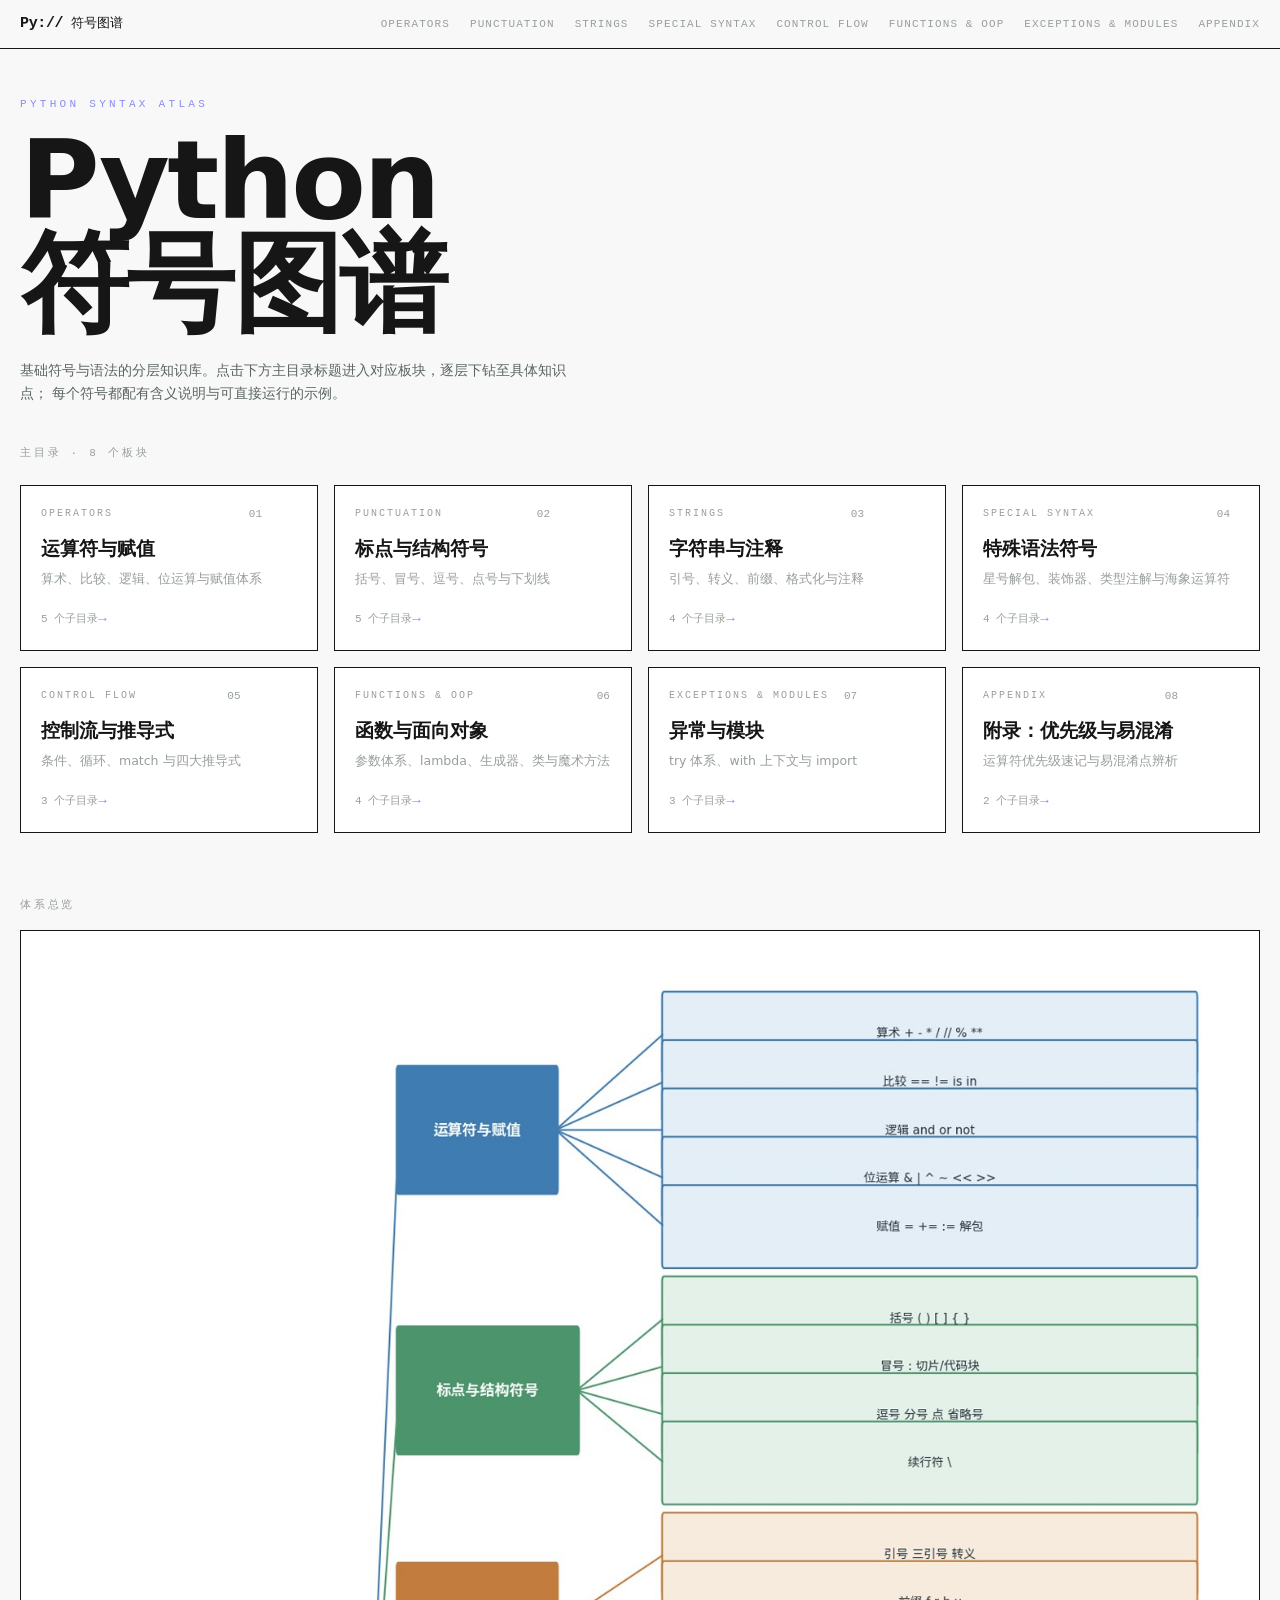
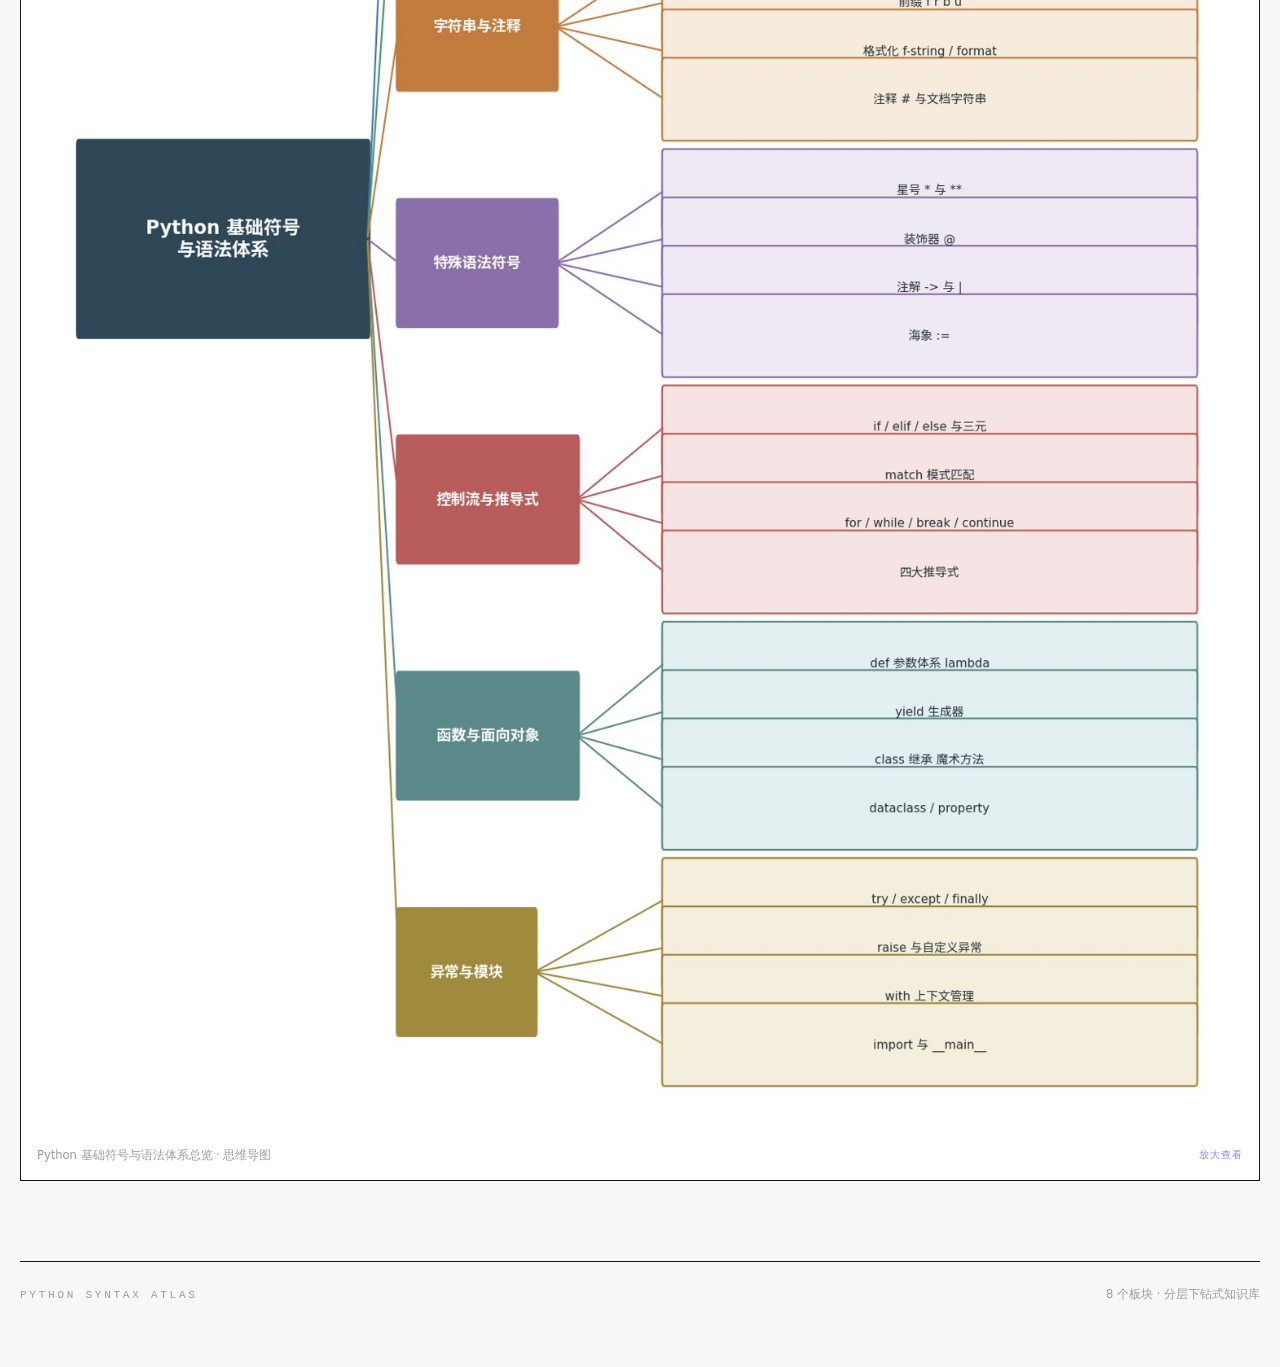
<file: index.html>
<!doctype html>
<html lang="zh-CN">
  <head>
    <meta charset="UTF-8" />
    <meta name="viewport" content="width=device-width, initial-scale=1.0" />
    <link rel="icon" type="image/svg+xml" href="./favicon.svg" />
    <title>Python 符号图谱</title>
    <script type="module" crossorigin src="./assets/index-DMUU_rs1.js"></script>
    <link rel="stylesheet" crossorigin href="./assets/index-BE1bEbXk.css">
  </head>
  <body>
    <div id="root"></div>
  </body>
</html>
</file>
<file: assets/index-BE1bEbXk.css>
*,:before,:after{--tw-border-spacing-x: 0;--tw-border-spacing-y: 0;--tw-translate-x: 0;--tw-translate-y: 0;--tw-rotate: 0;--tw-skew-x: 0;--tw-skew-y: 0;--tw-scale-x: 1;--tw-scale-y: 1;--tw-pan-x: ;--tw-pan-y: ;--tw-pinch-zoom: ;--tw-scroll-snap-strictness: proximity;--tw-gradient-from-position: ;--tw-gradient-via-position: ;--tw-gradient-to-position: ;--tw-ordinal: ;--tw-slashed-zero: ;--tw-numeric-figure: ;--tw-numeric-spacing: ;--tw-numeric-fraction: ;--tw-ring-inset: ;--tw-ring-offset-width: 0px;--tw-ring-offset-color: #fff;--tw-ring-color: rgb(59 130 246 / .5);--tw-ring-offset-shadow: 0 0 #0000;--tw-ring-shadow: 0 0 #0000;--tw-shadow: 0 0 #0000;--tw-shadow-colored: 0 0 #0000;--tw-blur: ;--tw-brightness: ;--tw-contrast: ;--tw-grayscale: ;--tw-hue-rotate: ;--tw-invert: ;--tw-saturate: ;--tw-sepia: ;--tw-drop-shadow: ;--tw-backdrop-blur: ;--tw-backdrop-brightness: ;--tw-backdrop-contrast: ;--tw-backdrop-grayscale: ;--tw-backdrop-hue-rotate: ;--tw-backdrop-invert: ;--tw-backdrop-opacity: ;--tw-backdrop-saturate: ;--tw-backdrop-sepia: ;--tw-contain-size: ;--tw-contain-layout: ;--tw-contain-paint: ;--tw-contain-style: }::backdrop{--tw-border-spacing-x: 0;--tw-border-spacing-y: 0;--tw-translate-x: 0;--tw-translate-y: 0;--tw-rotate: 0;--tw-skew-x: 0;--tw-skew-y: 0;--tw-scale-x: 1;--tw-scale-y: 1;--tw-pan-x: ;--tw-pan-y: ;--tw-pinch-zoom: ;--tw-scroll-snap-strictness: proximity;--tw-gradient-from-position: ;--tw-gradient-via-position: ;--tw-gradient-to-position: ;--tw-ordinal: ;--tw-slashed-zero: ;--tw-numeric-figure: ;--tw-numeric-spacing: ;--tw-numeric-fraction: ;--tw-ring-inset: ;--tw-ring-offset-width: 0px;--tw-ring-offset-color: #fff;--tw-ring-color: rgb(59 130 246 / .5);--tw-ring-offset-shadow: 0 0 #0000;--tw-ring-shadow: 0 0 #0000;--tw-shadow: 0 0 #0000;--tw-shadow-colored: 0 0 #0000;--tw-blur: ;--tw-brightness: ;--tw-contrast: ;--tw-grayscale: ;--tw-hue-rotate: ;--tw-invert: ;--tw-saturate: ;--tw-sepia: ;--tw-drop-shadow: ;--tw-backdrop-blur: ;--tw-backdrop-brightness: ;--tw-backdrop-contrast: ;--tw-backdrop-grayscale: ;--tw-backdrop-hue-rotate: ;--tw-backdrop-invert: ;--tw-backdrop-opacity: ;--tw-backdrop-saturate: ;--tw-backdrop-sepia: ;--tw-contain-size: ;--tw-contain-layout: ;--tw-contain-paint: ;--tw-contain-style: }*,:before,:after{box-sizing:border-box;border-width:0;border-style:solid;border-color:#e5e7eb}:before,:after{--tw-content: ""}html,:host{line-height:1.5;-webkit-text-size-adjust:100%;-moz-tab-size:4;-o-tab-size:4;tab-size:4;font-family:ui-sans-serif,system-ui,sans-serif,"Apple Color Emoji","Segoe UI Emoji",Segoe UI Symbol,"Noto Color Emoji";font-feature-settings:normal;font-variation-settings:normal;-webkit-tap-highlight-color:transparent}body{margin:0;line-height:inherit}hr{height:0;color:inherit;border-top-width:1px}abbr:where([title]){-webkit-text-decoration:underline dotted;text-decoration:underline dotted}h1,h2,h3,h4,h5,h6{font-size:inherit;font-weight:inherit}a{color:inherit;text-decoration:inherit}b,strong{font-weight:bolder}code,kbd,samp,pre{font-family:ui-monospace,SFMono-Regular,Menlo,Monaco,Consolas,Liberation Mono,Courier New,monospace;font-feature-settings:normal;font-variation-settings:normal;font-size:1em}small{font-size:80%}sub,sup{font-size:75%;line-height:0;position:relative;vertical-align:baseline}sub{bottom:-.25em}sup{top:-.5em}table{text-indent:0;border-color:inherit;border-collapse:collapse}button,input,optgroup,select,textarea{font-family:inherit;font-feature-settings:inherit;font-variation-settings:inherit;font-size:100%;font-weight:inherit;line-height:inherit;letter-spacing:inherit;color:inherit;margin:0;padding:0}button,select{text-transform:none}button,input:where([type=button]),input:where([type=reset]),input:where([type=submit]){-webkit-appearance:button;background-color:transparent;background-image:none}:-moz-focusring{outline:auto}:-moz-ui-invalid{box-shadow:none}progress{vertical-align:baseline}::-webkit-inner-spin-button,::-webkit-outer-spin-button{height:auto}[type=search]{-webkit-appearance:textfield;outline-offset:-2px}::-webkit-search-decoration{-webkit-appearance:none}::-webkit-file-upload-button{-webkit-appearance:button;font:inherit}summary{display:list-item}blockquote,dl,dd,h1,h2,h3,h4,h5,h6,hr,figure,p,pre{margin:0}fieldset{margin:0;padding:0}legend{padding:0}ol,ul,menu{list-style:none;margin:0;padding:0}dialog{padding:0}textarea{resize:vertical}input::-moz-placeholder,textarea::-moz-placeholder{opacity:1;color:#9ca3af}input::placeholder,textarea::placeholder{opacity:1;color:#9ca3af}button,[role=button]{cursor:pointer}:disabled{cursor:default}img,svg,video,canvas,audio,iframe,embed,object{display:block;vertical-align:middle}img,video{max-width:100%;height:auto}[hidden]:where(:not([hidden=until-found])){display:none}:root{--background: 0 0% 100%;--foreground: 240 10% 3.9%;--card: 0 0% 100%;--card-foreground: 240 10% 3.9%;--popover: 0 0% 100%;--popover-foreground: 240 10% 3.9%;--primary: 240 5.9% 10%;--primary-foreground: 0 0% 98%;--secondary: 240 4.8% 95.9%;--secondary-foreground: 240 5.9% 10%;--muted: 240 4.8% 95.9%;--muted-foreground: 240 3.8% 46.1%;--accent: 240 4.8% 95.9%;--accent-foreground: 240 5.9% 10%;--destructive: 0 84.2% 60.2%;--destructive-foreground: 0 0% 98%;--border: 240 5.9% 90%;--input: 240 5.9% 90%;--ring: 240 5.9% 10%;--radius: .625rem;--sidebar-background: 0 0% 98%;--sidebar-foreground: 240 5.3% 26.1%;--sidebar-primary: 240 5.9% 10%;--sidebar-primary-foreground: 0 0% 98%;--sidebar-accent: 240 4.8% 95.9%;--sidebar-accent-foreground: 240 5.9% 10%;--sidebar-border: 220 13% 91%;--sidebar-ring: 217.2 91.2% 59.8%}.dark{--background: 240 10% 3.9%;--foreground: 0 0% 98%;--card: 240 10% 3.9%;--card-foreground: 0 0% 98%;--popover: 240 10% 3.9%;--popover-foreground: 0 0% 98%;--primary: 0 0% 98%;--primary-foreground: 240 5.9% 10%;--secondary: 240 3.7% 15.9%;--secondary-foreground: 0 0% 98%;--muted: 240 3.7% 15.9%;--muted-foreground: 240 5% 64.9%;--accent: 240 3.7% 15.9%;--accent-foreground: 0 0% 98%;--destructive: 0 62.8% 30.6%;--destructive-foreground: 0 0% 98%;--border: 240 3.7% 15.9%;--input: 240 3.7% 15.9%;--ring: 240 4.9% 83.9%;--sidebar-background: 240 5.9% 10%;--sidebar-foreground: 240 4.8% 95.9%;--sidebar-primary: 224.3 76.3% 48%;--sidebar-primary-foreground: 0 0% 100%;--sidebar-accent: 240 3.7% 15.9%;--sidebar-accent-foreground: 240 4.8% 95.9%;--sidebar-border: 240 3.7% 15.9%;--sidebar-ring: 217.2 91.2% 59.8%}*{border-color:hsl(var(--border))}html{scroll-behavior:smooth}body{background-color:hsl(var(--background));color:hsl(var(--foreground));font-family:-apple-system,BlinkMacSystemFont,Segoe UI,PingFang SC,Hiragino Sans GB,Microsoft YaHei,Noto Sans CJK SC,sans-serif}code,pre,.font-mono{font-family:ui-monospace,SF Mono,SFMono-Regular,Menlo,Consolas,Liberation Mono,PingFang SC,Microsoft YaHei,monospace}::-moz-selection{background:#8b8bef;color:#fff}::selection{background:#8b8bef;color:#fff}@keyframes reveal-in{0%{opacity:0;transform:translateY(28px)}to{opacity:1;transform:translateY(0)}}.reveal{animation:reveal-in .9s cubic-bezier(.16,1,.3,1) both}@media(prefers-reduced-motion:reduce){.reveal{animation:none}}.sr-only{position:absolute;width:1px;height:1px;padding:0;margin:-1px;overflow:hidden;clip:rect(0,0,0,0);white-space:nowrap;border-width:0}.pointer-events-none{pointer-events:none}.visible{visibility:visible}.invisible{visibility:hidden}.fixed{position:fixed}.absolute{position:absolute}.relative{position:relative}.sticky{position:sticky}.inset-0{inset:0}.inset-x-0{left:0;right:0}.inset-y-0{top:0;bottom:0}.-bottom-12{bottom:-3rem}.-left-12{left:-3rem}.-right-12{right:-3rem}.-top-12{top:-3rem}.bottom-0{bottom:0}.left-0{left:0}.left-1\/2{left:50%}.left-2{left:.5rem}.left-\[50\%\]{left:50%}.right-0{right:0}.right-1{right:.25rem}.right-2{right:.5rem}.right-3{right:.75rem}.right-4{right:1rem}.top-0{top:0}.top-1\.5{top:.375rem}.top-1\/2{top:50%}.top-20{top:5rem}.top-3\.5{top:.875rem}.top-4{top:1rem}.top-\[1px\]{top:1px}.top-\[50\%\]{top:50%}.top-\[60\%\]{top:60%}.top-full{top:100%}.isolate{isolation:isolate}.z-10{z-index:10}.z-20{z-index:20}.z-50{z-index:50}.z-\[100\]{z-index:100}.z-\[1\]{z-index:1}.order-first{order:-9999}.order-last{order:9999}.col-start-2{grid-column-start:2}.row-span-2{grid-row:span 2 / span 2}.row-start-1{grid-row-start:1}.\!m-0{margin:0!important}.-mx-1{margin-left:-.25rem;margin-right:-.25rem}.-my-2{margin-top:-.5rem;margin-bottom:-.5rem}.mx-2{margin-left:.5rem;margin-right:.5rem}.mx-3\.5{margin-left:.875rem;margin-right:.875rem}.mx-auto{margin-left:auto;margin-right:auto}.my-0{margin-top:0;margin-bottom:0}.my-0\.5{margin-top:.125rem;margin-bottom:.125rem}.my-1{margin-top:.25rem;margin-bottom:.25rem}.-ml-4{margin-left:-1rem}.-mt-4{margin-top:-1rem}.mb-2{margin-bottom:.5rem}.mb-3{margin-bottom:.75rem}.mb-4{margin-bottom:1rem}.mb-6{margin-bottom:1.5rem}.ml-1{margin-left:.25rem}.ml-3{margin-left:.75rem}.ml-4{margin-left:1rem}.ml-auto{margin-left:auto}.mt-1\.5{margin-top:.375rem}.mt-10{margin-top:2.5rem}.mt-12{margin-top:3rem}.mt-16{margin-top:4rem}.mt-2{margin-top:.5rem}.mt-20{margin-top:5rem}.mt-3{margin-top:.75rem}.mt-4{margin-top:1rem}.mt-5{margin-top:1.25rem}.mt-6{margin-top:1.5rem}.mt-8{margin-top:2rem}.mt-auto{margin-top:auto}.line-clamp-1{overflow:hidden;display:-webkit-box;-webkit-box-orient:vertical;-webkit-line-clamp:1}.line-clamp-2{overflow:hidden;display:-webkit-box;-webkit-box-orient:vertical;-webkit-line-clamp:2}.block{display:block}.inline-block{display:inline-block}.flex{display:flex}.inline-flex{display:inline-flex}.table{display:table}.table-caption{display:table-caption}.table-cell{display:table-cell}.table-row{display:table-row}.grid{display:grid}.hidden{display:none}.aspect-square{aspect-ratio:1 / 1}.aspect-video{aspect-ratio:16 / 9}.size-10{width:2.5rem;height:2.5rem}.size-2{width:.5rem;height:.5rem}.size-2\.5{width:.625rem;height:.625rem}.size-3{width:.75rem;height:.75rem}.size-3\.5{width:.875rem;height:.875rem}.size-4{width:1rem;height:1rem}.size-6{width:1.5rem;height:1.5rem}.size-7{width:1.75rem;height:1.75rem}.size-8{width:2rem;height:2rem}.size-9{width:2.25rem;height:2.25rem}.size-auto{width:auto;height:auto}.size-full{width:100%;height:100%}.h-1\.5{height:.375rem}.h-10{height:2.5rem}.h-12{height:3rem}.h-2{height:.5rem}.h-2\.5{height:.625rem}.h-4{height:1rem}.h-5{height:1.25rem}.h-6{height:1.5rem}.h-7{height:1.75rem}.h-8{height:2rem}.h-9{height:2.25rem}.h-\[1\.15rem\]{height:1.15rem}.h-\[calc\(100\%-1px\)\]{height:calc(100% - 1px)}.h-\[var\(--radix-navigation-menu-viewport-height\)\]{height:var(--radix-navigation-menu-viewport-height)}.h-\[var\(--radix-select-trigger-height\)\]{height:var(--radix-select-trigger-height)}.h-auto{height:auto}.h-full{height:100%}.h-px{height:1px}.h-svh{height:100svh}.max-h-\[300px\]{max-height:300px}.min-h-0{min-height:0px}.min-h-16{min-height:4rem}.min-h-4{min-height:1rem}.min-h-screen{min-height:100vh}.min-h-svh{min-height:100svh}.w-0{width:0px}.w-1{width:.25rem}.w-2{width:.5rem}.w-2\.5{width:.625rem}.w-3{width:.75rem}.w-3\/4{width:75%}.w-4{width:1rem}.w-5{width:1.25rem}.w-64{width:16rem}.w-72{width:18rem}.w-8{width:2rem}.w-9{width:2.25rem}.w-\[100px\]{width:100px}.w-\[220px\]{width:220px}.w-auto{width:auto}.w-fit{width:-moz-fit-content;width:fit-content}.w-full{width:100%}.w-max{width:-moz-max-content;width:max-content}.w-px{width:1px}.min-w-0{min-width:0px}.min-w-10{min-width:2.5rem}.min-w-5{min-width:1.25rem}.min-w-8{min-width:2rem}.min-w-9{min-width:2.25rem}.min-w-\[12rem\]{min-width:12rem}.min-w-\[8rem\]{min-width:8rem}.min-w-\[var\(--radix-select-trigger-width\)\]{min-width:var(--radix-select-trigger-width)}.max-w-\[1100px\]{max-width:1100px}.max-w-\[1400px\]{max-width:1400px}.max-w-\[560px\]{max-width:560px}.max-w-\[720px\]{max-width:720px}.max-w-\[calc\(100\%-2rem\)\]{max-width:calc(100% - 2rem)}.max-w-max{max-width:-moz-max-content;max-width:max-content}.max-w-sm{max-width:24rem}.flex-1{flex:1 1 0%}.shrink-0{flex-shrink:0}.grow{flex-grow:1}.grow-0{flex-grow:0}.basis-full{flex-basis:100%}.caption-bottom{caption-side:bottom}.border-collapse{border-collapse:collapse}.-translate-x-1\/2{--tw-translate-x: -50%;transform:translate(var(--tw-translate-x),var(--tw-translate-y)) rotate(var(--tw-rotate)) skew(var(--tw-skew-x)) skewY(var(--tw-skew-y)) scaleX(var(--tw-scale-x)) scaleY(var(--tw-scale-y))}.-translate-x-px{--tw-translate-x: -1px;transform:translate(var(--tw-translate-x),var(--tw-translate-y)) rotate(var(--tw-rotate)) skew(var(--tw-skew-x)) skewY(var(--tw-skew-y)) scaleX(var(--tw-scale-x)) scaleY(var(--tw-scale-y))}.-translate-y-1\/2{--tw-translate-y: -50%;transform:translate(var(--tw-translate-x),var(--tw-translate-y)) rotate(var(--tw-rotate)) skew(var(--tw-skew-x)) skewY(var(--tw-skew-y)) scaleX(var(--tw-scale-x)) scaleY(var(--tw-scale-y))}.translate-x-\[-50\%\]{--tw-translate-x: -50%;transform:translate(var(--tw-translate-x),var(--tw-translate-y)) rotate(var(--tw-rotate)) skew(var(--tw-skew-x)) skewY(var(--tw-skew-y)) scaleX(var(--tw-scale-x)) scaleY(var(--tw-scale-y))}.translate-x-px{--tw-translate-x: 1px;transform:translate(var(--tw-translate-x),var(--tw-translate-y)) rotate(var(--tw-rotate)) skew(var(--tw-skew-x)) skewY(var(--tw-skew-y)) scaleX(var(--tw-scale-x)) scaleY(var(--tw-scale-y))}.translate-y-0\.5{--tw-translate-y: .125rem;transform:translate(var(--tw-translate-x),var(--tw-translate-y)) rotate(var(--tw-rotate)) skew(var(--tw-skew-x)) skewY(var(--tw-skew-y)) scaleX(var(--tw-scale-x)) scaleY(var(--tw-scale-y))}.translate-y-\[-50\%\]{--tw-translate-y: -50%;transform:translate(var(--tw-translate-x),var(--tw-translate-y)) rotate(var(--tw-rotate)) skew(var(--tw-skew-x)) skewY(var(--tw-skew-y)) scaleX(var(--tw-scale-x)) scaleY(var(--tw-scale-y))}.translate-y-\[calc\(-50\%_-_2px\)\]{--tw-translate-y: calc(-50% - 2px) ;transform:translate(var(--tw-translate-x),var(--tw-translate-y)) rotate(var(--tw-rotate)) skew(var(--tw-skew-x)) skewY(var(--tw-skew-y)) scaleX(var(--tw-scale-x)) scaleY(var(--tw-scale-y))}.rotate-45{--tw-rotate: 45deg;transform:translate(var(--tw-translate-x),var(--tw-translate-y)) rotate(var(--tw-rotate)) skew(var(--tw-skew-x)) skewY(var(--tw-skew-y)) scaleX(var(--tw-scale-x)) scaleY(var(--tw-scale-y))}.rotate-90{--tw-rotate: 90deg;transform:translate(var(--tw-translate-x),var(--tw-translate-y)) rotate(var(--tw-rotate)) skew(var(--tw-skew-x)) skewY(var(--tw-skew-y)) scaleX(var(--tw-scale-x)) scaleY(var(--tw-scale-y))}.transform{transform:translate(var(--tw-translate-x),var(--tw-translate-y)) rotate(var(--tw-rotate)) skew(var(--tw-skew-x)) skewY(var(--tw-skew-y)) scaleX(var(--tw-scale-x)) scaleY(var(--tw-scale-y))}@keyframes caret-blink{0%,70%,to{opacity:1}20%,50%{opacity:0}}.animate-caret-blink{animation:caret-blink 1.25s ease-out infinite}@keyframes pulse{50%{opacity:.5}}.animate-pulse{animation:pulse 2s cubic-bezier(.4,0,.6,1) infinite}@keyframes spin{to{transform:rotate(360deg)}}.animate-spin{animation:spin 1s linear infinite}.cursor-default{cursor:default}.cursor-text{cursor:text}.cursor-zoom-in{cursor:zoom-in}.cursor-zoom-out{cursor:zoom-out}.touch-none{touch-action:none}.select-none{-webkit-user-select:none;-moz-user-select:none;user-select:none}.resize-none{resize:none}.scroll-my-1{scroll-margin-top:.25rem;scroll-margin-bottom:.25rem}.scroll-py-1{scroll-padding-top:.25rem;scroll-padding-bottom:.25rem}.list-disc{list-style-type:disc}.list-none{list-style-type:none}.auto-rows-min{grid-auto-rows:min-content}.grid-cols-1{grid-template-columns:repeat(1,minmax(0,1fr))}.grid-cols-\[0_1fr\]{grid-template-columns:0 1fr}.grid-rows-\[auto_auto\]{grid-template-rows:auto auto}.flex-row{flex-direction:row}.flex-col{flex-direction:column}.flex-col-reverse{flex-direction:column-reverse}.flex-wrap{flex-wrap:wrap}.place-content-center{place-content:center}.items-start{align-items:flex-start}.items-end{align-items:flex-end}.items-center{align-items:center}.items-baseline{align-items:baseline}.items-stretch{align-items:stretch}.justify-start{justify-content:flex-start}.justify-center{justify-content:center}.justify-between{justify-content:space-between}.justify-items-start{justify-items:start}.gap-0\.5{gap:.125rem}.gap-1{gap:.25rem}.gap-1\.5{gap:.375rem}.gap-10{gap:2.5rem}.gap-2{gap:.5rem}.gap-2\.5{gap:.625rem}.gap-3{gap:.75rem}.gap-4{gap:1rem}.gap-5{gap:1.25rem}.gap-6{gap:1.5rem}.gap-7{gap:1.75rem}.gap-\[--spacing\(var\(--gap\)\)\]{gap:var(--spacing(var(--gap)))}.gap-y-0\.5{row-gap:.125rem}.self-start{align-self:flex-start}.self-stretch{align-self:stretch}.justify-self-end{justify-self:end}.overflow-auto{overflow:auto}.overflow-hidden{overflow:hidden}.overflow-x-auto{overflow-x:auto}.overflow-y-auto{overflow-y:auto}.overflow-x-hidden{overflow-x:hidden}.whitespace-nowrap{white-space:nowrap}.whitespace-pre{white-space:pre}.text-balance{text-wrap:balance}.break-words{overflow-wrap:break-word}.rounded-\[2px\]{border-radius:2px}.rounded-\[4px\]{border-radius:4px}.rounded-\[calc\(var\(--radius\)-5px\)\]{border-radius:calc(var(--radius) - 5px)}.rounded-\[inherit\]{border-radius:inherit}.rounded-full{border-radius:9999px}.rounded-lg{border-radius:var(--radius)}.rounded-md{border-radius:calc(var(--radius) - 2px)}.rounded-none{border-radius:0}.rounded-sm{border-radius:calc(var(--radius) - 4px)}.rounded-xl{border-radius:calc(var(--radius) + 4px)}.rounded-xs{border-radius:calc(var(--radius) - 6px)}.rounded-l-md{border-top-left-radius:calc(var(--radius) - 2px);border-bottom-left-radius:calc(var(--radius) - 2px)}.rounded-r-md{border-top-right-radius:calc(var(--radius) - 2px);border-bottom-right-radius:calc(var(--radius) - 2px)}.rounded-tl-sm{border-top-left-radius:calc(var(--radius) - 4px)}.border{border-width:1px}.border-0{border-width:0px}.border-\[1\.5px\]{border-width:1.5px}.border-y{border-top-width:1px;border-bottom-width:1px}.border-b{border-bottom-width:1px}.border-l{border-left-width:1px}.border-r{border-right-width:1px}.border-t{border-top-width:1px}.border-dashed{border-style:dashed}.border-\[\#161616\]{--tw-border-opacity: 1;border-color:rgb(22 22 22 / var(--tw-border-opacity, 1))}.border-\[\#161616\]\/15{border-color:#16161626}.border-\[\#8b8bef\]{--tw-border-opacity: 1;border-color:rgb(139 139 239 / var(--tw-border-opacity, 1))}.border-border{border-color:hsl(var(--border))}.border-border\/50{border-color:hsl(var(--border) / .5)}.border-input{border-color:hsl(var(--input))}.border-primary{border-color:hsl(var(--primary))}.border-sidebar-border{border-color:hsl(var(--sidebar-border))}.border-transparent{border-color:transparent}.border-white\/10{border-color:#ffffff1a}.border-l-transparent{border-left-color:transparent}.border-t-transparent{border-top-color:transparent}.bg-\[\#161616\]{--tw-bg-opacity: 1;background-color:rgb(22 22 22 / var(--tw-bg-opacity, 1))}.bg-\[\#161616\]\/90{background-color:#161616e6}.bg-\[\#3c3c3c\]{--tw-bg-opacity: 1;background-color:rgb(60 60 60 / var(--tw-bg-opacity, 1))}.bg-\[\#8b8bef\]{--tw-bg-opacity: 1;background-color:rgb(139 139 239 / var(--tw-bg-opacity, 1))}.bg-\[\#f8f8f8\]{--tw-bg-opacity: 1;background-color:rgb(248 248 248 / var(--tw-bg-opacity, 1))}.bg-accent{background-color:hsl(var(--accent))}.bg-background{background-color:hsl(var(--background))}.bg-black\/50{background-color:#00000080}.bg-border{background-color:hsl(var(--border))}.bg-card{background-color:hsl(var(--card))}.bg-destructive{--tw-bg-opacity: 1;background-color:hsl(var(--destructive) / var(--tw-bg-opacity, 1))}.bg-foreground{background-color:hsl(var(--foreground))}.bg-input{background-color:hsl(var(--input))}.bg-muted{background-color:hsl(var(--muted))}.bg-muted\/50{background-color:hsl(var(--muted) / .5)}.bg-popover{background-color:hsl(var(--popover))}.bg-primary{background-color:hsl(var(--primary))}.bg-primary\/20{background-color:hsl(var(--primary) / .2)}.bg-secondary{background-color:hsl(var(--secondary))}.bg-sidebar{background-color:hsl(var(--sidebar-background))}.bg-sidebar-border{background-color:hsl(var(--sidebar-border))}.bg-transparent{background-color:transparent}.bg-white{--tw-bg-opacity: 1;background-color:rgb(255 255 255 / var(--tw-bg-opacity, 1))}.fill-current{fill:currentColor}.fill-foreground{fill:hsl(var(--foreground))}.fill-primary{fill:hsl(var(--primary))}.p-0{padding:0}.p-1{padding:.25rem}.p-2{padding:.5rem}.p-3{padding:.75rem}.p-4{padding:1rem}.p-5{padding:1.25rem}.p-6{padding:1.5rem}.p-\[3px\]{padding:3px}.p-px{padding:1px}.px-1{padding-left:.25rem;padding-right:.25rem}.px-1\.5{padding-left:.375rem;padding-right:.375rem}.px-2{padding-left:.5rem;padding-right:.5rem}.px-2\.5{padding-left:.625rem;padding-right:.625rem}.px-3{padding-left:.75rem;padding-right:.75rem}.px-4{padding-left:1rem;padding-right:1rem}.px-5{padding-left:1.25rem;padding-right:1.25rem}.px-6{padding-left:1.5rem;padding-right:1.5rem}.py-0\.5{padding-top:.125rem;padding-bottom:.125rem}.py-1{padding-top:.25rem;padding-bottom:.25rem}.py-1\.5{padding-top:.375rem;padding-bottom:.375rem}.py-2{padding-top:.5rem;padding-bottom:.5rem}.py-2\.5{padding-top:.625rem;padding-bottom:.625rem}.py-3{padding-top:.75rem;padding-bottom:.75rem}.py-4{padding-top:1rem;padding-bottom:1rem}.py-5{padding-top:1.25rem;padding-bottom:1.25rem}.py-6{padding-top:1.5rem;padding-bottom:1.5rem}.pb-10{padding-bottom:2.5rem}.pb-16{padding-bottom:4rem}.pb-3{padding-bottom:.75rem}.pb-4{padding-bottom:1rem}.pl-2{padding-left:.5rem}.pl-3{padding-left:.75rem}.pl-4{padding-left:1rem}.pl-8{padding-left:2rem}.pr-1{padding-right:.25rem}.pr-2{padding-right:.5rem}.pr-2\.5{padding-right:.625rem}.pr-3{padding-right:.75rem}.pr-8{padding-right:2rem}.pt-0{padding-top:0}.pt-20{padding-top:5rem}.pt-24{padding-top:6rem}.pt-3{padding-top:.75rem}.pt-4{padding-top:1rem}.pt-6{padding-top:1.5rem}.text-left{text-align:left}.text-center{text-align:center}.text-right{text-align:right}.align-middle{vertical-align:middle}.font-mono{font-family:ui-monospace,SFMono-Regular,Menlo,Monaco,Consolas,Liberation Mono,Courier New,monospace}.font-sans{font-family:ui-sans-serif,system-ui,sans-serif,"Apple Color Emoji","Segoe UI Emoji",Segoe UI Symbol,"Noto Color Emoji"}.text-\[0\.8rem\]{font-size:.8rem}.text-\[10px\]{font-size:10px}.text-\[11\.5px\]{font-size:11.5px}.text-\[11px\]{font-size:11px}.text-\[12\.5px\]{font-size:12.5px}.text-\[12px\]{font-size:12px}.text-\[13\.5px\]{font-size:13.5px}.text-\[13px\]{font-size:13px}.text-\[14px\]{font-size:14px}.text-\[15px\]{font-size:15px}.text-\[19px\]{font-size:19px}.text-\[clamp\(28px\,4\.5vw\,52px\)\]{font-size:clamp(28px,4.5vw,52px)}.text-base{font-size:1rem;line-height:1.5rem}.text-lg{font-size:1.125rem;line-height:1.75rem}.text-sm{font-size:.875rem;line-height:1.25rem}.text-sm\/relaxed{font-size:.875rem;line-height:1.625}.text-xs{font-size:.75rem;line-height:1rem}.font-bold{font-weight:700}.font-medium{font-weight:500}.font-normal{font-weight:400}.font-semibold{font-weight:600}.uppercase{text-transform:uppercase}.tabular-nums{--tw-numeric-spacing: tabular-nums;font-variant-numeric:var(--tw-ordinal) var(--tw-slashed-zero) var(--tw-numeric-figure) var(--tw-numeric-spacing) var(--tw-numeric-fraction)}.leading-\[0\.95\]{line-height:.95}.leading-\[1\.75\]{line-height:1.75}.leading-none{line-height:1}.leading-normal{line-height:1.5}.leading-relaxed{line-height:1.625}.leading-snug{line-height:1.375}.leading-tight{line-height:1.25}.tracking-\[0\.25em\]{letter-spacing:.25em}.tracking-\[0\.2em\]{letter-spacing:.2em}.tracking-\[0\.3em\]{letter-spacing:.3em}.tracking-tight{letter-spacing:-.025em}.tracking-wide{letter-spacing:.025em}.tracking-widest{letter-spacing:.1em}.text-\[\#161616\]{--tw-text-opacity: 1;color:rgb(22 22 22 / var(--tw-text-opacity, 1))}.text-\[\#3c3c3c\]{--tw-text-opacity: 1;color:rgb(60 60 60 / var(--tw-text-opacity, 1))}.text-\[\#5b6660\]{--tw-text-opacity: 1;color:rgb(91 102 96 / var(--tw-text-opacity, 1))}.text-\[\#7d8a84\]{--tw-text-opacity: 1;color:rgb(125 138 132 / var(--tw-text-opacity, 1))}.text-\[\#8b8bef\]{--tw-text-opacity: 1;color:rgb(139 139 239 / var(--tw-text-opacity, 1))}.text-\[\#989f9b\]{--tw-text-opacity: 1;color:rgb(152 159 155 / var(--tw-text-opacity, 1))}.text-\[\#b9c4bd\]{--tw-text-opacity: 1;color:rgb(185 196 189 / var(--tw-text-opacity, 1))}.text-\[\#d5dcd7\]{--tw-text-opacity: 1;color:rgb(213 220 215 / var(--tw-text-opacity, 1))}.text-accent-foreground{color:hsl(var(--accent-foreground))}.text-background{color:hsl(var(--background))}.text-card-foreground{color:hsl(var(--card-foreground))}.text-current{color:currentColor}.text-destructive{--tw-text-opacity: 1;color:hsl(var(--destructive) / var(--tw-text-opacity, 1))}.text-foreground{color:hsl(var(--foreground))}.text-muted-foreground{color:hsl(var(--muted-foreground))}.text-popover-foreground{color:hsl(var(--popover-foreground))}.text-primary{color:hsl(var(--primary))}.text-primary-foreground{color:hsl(var(--primary-foreground))}.text-secondary-foreground{color:hsl(var(--secondary-foreground))}.text-sidebar-foreground{color:hsl(var(--sidebar-foreground))}.text-sidebar-foreground\/70{color:hsl(var(--sidebar-foreground) / .7)}.text-white{--tw-text-opacity: 1;color:rgb(255 255 255 / var(--tw-text-opacity, 1))}.underline-offset-4{text-underline-offset:4px}.antialiased{-webkit-font-smoothing:antialiased;-moz-osx-font-smoothing:grayscale}.opacity-0{opacity:0}.opacity-50{opacity:.5}.opacity-70{opacity:.7}.shadow{--tw-shadow: 0 1px 3px 0 rgb(0 0 0 / .1), 0 1px 2px -1px rgb(0 0 0 / .1);--tw-shadow-colored: 0 1px 3px 0 var(--tw-shadow-color), 0 1px 2px -1px var(--tw-shadow-color);box-shadow:var(--tw-ring-offset-shadow, 0 0 #0000),var(--tw-ring-shadow, 0 0 #0000),var(--tw-shadow)}.shadow-\[0_0_0_1px_hsl\(var\(--sidebar-border\)\)\]{--tw-shadow: 0 0 0 1px hsl(var(--sidebar-border));--tw-shadow-colored: 0 0 0 1px var(--tw-shadow-color);box-shadow:var(--tw-ring-offset-shadow, 0 0 #0000),var(--tw-ring-shadow, 0 0 #0000),var(--tw-shadow)}.shadow-lg{--tw-shadow: 0 10px 15px -3px rgb(0 0 0 / .1), 0 4px 6px -4px rgb(0 0 0 / .1);--tw-shadow-colored: 0 10px 15px -3px var(--tw-shadow-color), 0 4px 6px -4px var(--tw-shadow-color);box-shadow:var(--tw-ring-offset-shadow, 0 0 #0000),var(--tw-ring-shadow, 0 0 #0000),var(--tw-shadow)}.shadow-md{--tw-shadow: 0 4px 6px -1px rgb(0 0 0 / .1), 0 2px 4px -2px rgb(0 0 0 / .1);--tw-shadow-colored: 0 4px 6px -1px var(--tw-shadow-color), 0 2px 4px -2px var(--tw-shadow-color);box-shadow:var(--tw-ring-offset-shadow, 0 0 #0000),var(--tw-ring-shadow, 0 0 #0000),var(--tw-shadow)}.shadow-none{--tw-shadow: 0 0 #0000;--tw-shadow-colored: 0 0 #0000;box-shadow:var(--tw-ring-offset-shadow, 0 0 #0000),var(--tw-ring-shadow, 0 0 #0000),var(--tw-shadow)}.shadow-sm{--tw-shadow: 0 1px 2px 0 rgb(0 0 0 / .05);--tw-shadow-colored: 0 1px 2px 0 var(--tw-shadow-color);box-shadow:var(--tw-ring-offset-shadow, 0 0 #0000),var(--tw-ring-shadow, 0 0 #0000),var(--tw-shadow)}.shadow-xl{--tw-shadow: 0 20px 25px -5px rgb(0 0 0 / .1), 0 8px 10px -6px rgb(0 0 0 / .1);--tw-shadow-colored: 0 20px 25px -5px var(--tw-shadow-color), 0 8px 10px -6px var(--tw-shadow-color);box-shadow:var(--tw-ring-offset-shadow, 0 0 #0000),var(--tw-ring-shadow, 0 0 #0000),var(--tw-shadow)}.shadow-xs{--tw-shadow: 0 1px 2px 0 rgb(0 0 0 / .05);--tw-shadow-colored: 0 1px 2px 0 var(--tw-shadow-color);box-shadow:var(--tw-ring-offset-shadow, 0 0 #0000),var(--tw-ring-shadow, 0 0 #0000),var(--tw-shadow)}.outline-none{outline:2px solid transparent;outline-offset:2px}.outline{outline-style:solid}.ring-0{--tw-ring-offset-shadow: var(--tw-ring-inset) 0 0 0 var(--tw-ring-offset-width) var(--tw-ring-offset-color);--tw-ring-shadow: var(--tw-ring-inset) 0 0 0 calc(0px + var(--tw-ring-offset-width)) var(--tw-ring-color);box-shadow:var(--tw-ring-offset-shadow),var(--tw-ring-shadow),var(--tw-shadow, 0 0 #0000)}.ring-ring\/50{--tw-ring-color: hsl(var(--ring) / .5)}.ring-sidebar-ring{--tw-ring-color: hsl(var(--sidebar-ring))}.ring-offset-background{--tw-ring-offset-color: hsl(var(--background))}.blur{--tw-blur: blur(8px);filter:var(--tw-blur) var(--tw-brightness) var(--tw-contrast) var(--tw-grayscale) var(--tw-hue-rotate) var(--tw-invert) var(--tw-saturate) var(--tw-sepia) var(--tw-drop-shadow)}.filter{filter:var(--tw-blur) var(--tw-brightness) var(--tw-contrast) var(--tw-grayscale) var(--tw-hue-rotate) var(--tw-invert) var(--tw-saturate) var(--tw-sepia) var(--tw-drop-shadow)}.transition{transition-property:color,background-color,border-color,text-decoration-color,fill,stroke,opacity,box-shadow,transform,filter,backdrop-filter;transition-timing-function:cubic-bezier(.4,0,.2,1);transition-duration:.15s}.transition-\[color\,box-shadow\]{transition-property:color,box-shadow;transition-timing-function:cubic-bezier(.4,0,.2,1);transition-duration:.15s}.transition-\[left\,right\,width\]{transition-property:left,right,width;transition-timing-function:cubic-bezier(.4,0,.2,1);transition-duration:.15s}.transition-\[margin\,opacity\]{transition-property:margin,opacity;transition-timing-function:cubic-bezier(.4,0,.2,1);transition-duration:.15s}.transition-\[width\,height\,padding\]{transition-property:width,height,padding;transition-timing-function:cubic-bezier(.4,0,.2,1);transition-duration:.15s}.transition-\[width\]{transition-property:width;transition-timing-function:cubic-bezier(.4,0,.2,1);transition-duration:.15s}.transition-all{transition-property:all;transition-timing-function:cubic-bezier(.4,0,.2,1);transition-duration:.15s}.transition-colors{transition-property:color,background-color,border-color,text-decoration-color,fill,stroke;transition-timing-function:cubic-bezier(.4,0,.2,1);transition-duration:.15s}.transition-none{transition-property:none}.transition-opacity{transition-property:opacity;transition-timing-function:cubic-bezier(.4,0,.2,1);transition-duration:.15s}.transition-shadow{transition-property:box-shadow;transition-timing-function:cubic-bezier(.4,0,.2,1);transition-duration:.15s}.transition-transform{transition-property:transform;transition-timing-function:cubic-bezier(.4,0,.2,1);transition-duration:.15s}.duration-100{transition-duration:.1s}.duration-1000{transition-duration:1s}.duration-200{transition-duration:.2s}.duration-300{transition-duration:.3s}.ease-in-out{transition-timing-function:cubic-bezier(.4,0,.2,1)}.ease-linear{transition-timing-function:linear}@keyframes enter{0%{opacity:var(--tw-enter-opacity, 1);transform:translate3d(var(--tw-enter-translate-x, 0),var(--tw-enter-translate-y, 0),0) scale3d(var(--tw-enter-scale, 1),var(--tw-enter-scale, 1),var(--tw-enter-scale, 1)) rotate(var(--tw-enter-rotate, 0))}}@keyframes exit{to{opacity:var(--tw-exit-opacity, 1);transform:translate3d(var(--tw-exit-translate-x, 0),var(--tw-exit-translate-y, 0),0) scale3d(var(--tw-exit-scale, 1),var(--tw-exit-scale, 1),var(--tw-exit-scale, 1)) rotate(var(--tw-exit-rotate, 0))}}.animate-in{animation-name:enter;animation-duration:.15s;--tw-enter-opacity: initial;--tw-enter-scale: initial;--tw-enter-rotate: initial;--tw-enter-translate-x: initial;--tw-enter-translate-y: initial}.fade-in-0{--tw-enter-opacity: 0}.zoom-in-95{--tw-enter-scale: .95}.duration-100{animation-duration:.1s}.duration-1000{animation-duration:1s}.duration-200{animation-duration:.2s}.duration-300{animation-duration:.3s}.ease-in-out{animation-timing-function:cubic-bezier(.4,0,.2,1)}.ease-linear{animation-timing-function:linear}.\[--cell-size\:--spacing\(8\)\]{--cell-size: var(--spacing(8))}.selection\:bg-primary *::-moz-selection{background-color:hsl(var(--primary))}.selection\:bg-primary *::selection{background-color:hsl(var(--primary))}.selection\:text-primary-foreground *::-moz-selection{color:hsl(var(--primary-foreground))}.selection\:text-primary-foreground *::selection{color:hsl(var(--primary-foreground))}.selection\:bg-primary::-moz-selection{background-color:hsl(var(--primary))}.selection\:bg-primary::selection{background-color:hsl(var(--primary))}.selection\:text-primary-foreground::-moz-selection{color:hsl(var(--primary-foreground))}.selection\:text-primary-foreground::selection{color:hsl(var(--primary-foreground))}.file\:inline-flex::file-selector-button{display:inline-flex}.file\:h-7::file-selector-button{height:1.75rem}.file\:border-0::file-selector-button{border-width:0px}.file\:bg-transparent::file-selector-button{background-color:transparent}.file\:text-sm::file-selector-button{font-size:.875rem;line-height:1.25rem}.file\:font-medium::file-selector-button{font-weight:500}.file\:text-foreground::file-selector-button{color:hsl(var(--foreground))}.placeholder\:text-muted-foreground::-moz-placeholder{color:hsl(var(--muted-foreground))}.placeholder\:text-muted-foreground::placeholder{color:hsl(var(--muted-foreground))}.after\:absolute:after{content:var(--tw-content);position:absolute}.after\:-inset-2:after{content:var(--tw-content);inset:-.5rem}.after\:inset-y-0:after{content:var(--tw-content);top:0;bottom:0}.after\:left-1\/2:after{content:var(--tw-content);left:50%}.after\:w-1:after{content:var(--tw-content);width:.25rem}.after\:w-\[2px\]:after{content:var(--tw-content);width:2px}.after\:-translate-x-1\/2:after{content:var(--tw-content);--tw-translate-x: -50%;transform:translate(var(--tw-translate-x),var(--tw-translate-y)) rotate(var(--tw-rotate)) skew(var(--tw-skew-x)) skewY(var(--tw-skew-y)) scaleX(var(--tw-scale-x)) scaleY(var(--tw-scale-y))}.first\:rounded-l-md:first-child{border-top-left-radius:calc(var(--radius) - 2px);border-bottom-left-radius:calc(var(--radius) - 2px)}.first\:border-l:first-child{border-left-width:1px}.last\:mt-0:last-child{margin-top:0}.last\:rounded-r-md:last-child{border-top-right-radius:calc(var(--radius) - 2px);border-bottom-right-radius:calc(var(--radius) - 2px)}.last\:border-b-0:last-child{border-bottom-width:0px}.hover\:bg-\[\#161616\]:hover{--tw-bg-opacity: 1;background-color:rgb(22 22 22 / var(--tw-bg-opacity, 1))}.hover\:bg-accent:hover{background-color:hsl(var(--accent))}.hover\:bg-destructive\/90:hover{background-color:hsl(var(--destructive) / .9)}.hover\:bg-muted:hover{background-color:hsl(var(--muted))}.hover\:bg-muted\/50:hover{background-color:hsl(var(--muted) / .5)}.hover\:bg-primary\/90:hover{background-color:hsl(var(--primary) / .9)}.hover\:bg-secondary\/80:hover{background-color:hsl(var(--secondary) / .8)}.hover\:bg-sidebar-accent:hover{background-color:hsl(var(--sidebar-accent))}.hover\:text-\[\#161616\]:hover{--tw-text-opacity: 1;color:rgb(22 22 22 / var(--tw-text-opacity, 1))}.hover\:text-\[\#8b8bef\]:hover{--tw-text-opacity: 1;color:rgb(139 139 239 / var(--tw-text-opacity, 1))}.hover\:text-accent-foreground:hover{color:hsl(var(--accent-foreground))}.hover\:text-foreground:hover{color:hsl(var(--foreground))}.hover\:text-muted-foreground:hover{color:hsl(var(--muted-foreground))}.hover\:text-sidebar-accent-foreground:hover{color:hsl(var(--sidebar-accent-foreground))}.hover\:underline:hover{text-decoration-line:underline}.hover\:opacity-100:hover{opacity:1}.hover\:shadow-\[0_0_0_1px_hsl\(var\(--sidebar-accent\)\)\]:hover{--tw-shadow: 0 0 0 1px hsl(var(--sidebar-accent));--tw-shadow-colored: 0 0 0 1px var(--tw-shadow-color);box-shadow:var(--tw-ring-offset-shadow, 0 0 #0000),var(--tw-ring-shadow, 0 0 #0000),var(--tw-shadow)}.hover\:ring-4:hover{--tw-ring-offset-shadow: var(--tw-ring-inset) 0 0 0 var(--tw-ring-offset-width) var(--tw-ring-offset-color);--tw-ring-shadow: var(--tw-ring-inset) 0 0 0 calc(4px + var(--tw-ring-offset-width)) var(--tw-ring-color);box-shadow:var(--tw-ring-offset-shadow),var(--tw-ring-shadow),var(--tw-shadow, 0 0 #0000)}.hover\:after\:bg-sidebar-border:hover:after{content:var(--tw-content);background-color:hsl(var(--sidebar-border))}.focus\:z-10:focus{z-index:10}.focus\:bg-accent:focus{background-color:hsl(var(--accent))}.focus\:text-accent-foreground:focus{color:hsl(var(--accent-foreground))}.focus\:ring-2:focus{--tw-ring-offset-shadow: var(--tw-ring-inset) 0 0 0 var(--tw-ring-offset-width) var(--tw-ring-offset-color);--tw-ring-shadow: var(--tw-ring-inset) 0 0 0 calc(2px + var(--tw-ring-offset-width)) var(--tw-ring-color);box-shadow:var(--tw-ring-offset-shadow),var(--tw-ring-shadow),var(--tw-shadow, 0 0 #0000)}.focus\:ring-ring:focus{--tw-ring-color: hsl(var(--ring))}.focus\:ring-offset-2:focus{--tw-ring-offset-width: 2px}.focus-visible\:z-10:focus-visible{z-index:10}.focus-visible\:border-ring:focus-visible{border-color:hsl(var(--ring))}.focus-visible\:outline-1:focus-visible{outline-width:1px}.focus-visible\:outline-ring:focus-visible{outline-color:hsl(var(--ring))}.focus-visible\:ring-0:focus-visible{--tw-ring-offset-shadow: var(--tw-ring-inset) 0 0 0 var(--tw-ring-offset-width) var(--tw-ring-offset-color);--tw-ring-shadow: var(--tw-ring-inset) 0 0 0 calc(0px + var(--tw-ring-offset-width)) var(--tw-ring-color);box-shadow:var(--tw-ring-offset-shadow),var(--tw-ring-shadow),var(--tw-shadow, 0 0 #0000)}.focus-visible\:ring-1:focus-visible{--tw-ring-offset-shadow: var(--tw-ring-inset) 0 0 0 var(--tw-ring-offset-width) var(--tw-ring-offset-color);--tw-ring-shadow: var(--tw-ring-inset) 0 0 0 calc(1px + var(--tw-ring-offset-width)) var(--tw-ring-color);box-shadow:var(--tw-ring-offset-shadow),var(--tw-ring-shadow),var(--tw-shadow, 0 0 #0000)}.focus-visible\:ring-2:focus-visible{--tw-ring-offset-shadow: var(--tw-ring-inset) 0 0 0 var(--tw-ring-offset-width) var(--tw-ring-offset-color);--tw-ring-shadow: var(--tw-ring-inset) 0 0 0 calc(2px + var(--tw-ring-offset-width)) var(--tw-ring-color);box-shadow:var(--tw-ring-offset-shadow),var(--tw-ring-shadow),var(--tw-shadow, 0 0 #0000)}.focus-visible\:ring-4:focus-visible{--tw-ring-offset-shadow: var(--tw-ring-inset) 0 0 0 var(--tw-ring-offset-width) var(--tw-ring-offset-color);--tw-ring-shadow: var(--tw-ring-inset) 0 0 0 calc(4px + var(--tw-ring-offset-width)) var(--tw-ring-color);box-shadow:var(--tw-ring-offset-shadow),var(--tw-ring-shadow),var(--tw-shadow, 0 0 #0000)}.focus-visible\:ring-\[3px\]:focus-visible{--tw-ring-offset-shadow: var(--tw-ring-inset) 0 0 0 var(--tw-ring-offset-width) var(--tw-ring-offset-color);--tw-ring-shadow: var(--tw-ring-inset) 0 0 0 calc(3px + var(--tw-ring-offset-width)) var(--tw-ring-color);box-shadow:var(--tw-ring-offset-shadow),var(--tw-ring-shadow),var(--tw-shadow, 0 0 #0000)}.focus-visible\:ring-destructive\/20:focus-visible{--tw-ring-color: hsl(var(--destructive) / .2)}.focus-visible\:ring-ring:focus-visible{--tw-ring-color: hsl(var(--ring))}.focus-visible\:ring-ring\/50:focus-visible{--tw-ring-color: hsl(var(--ring) / .5)}.focus-visible\:ring-offset-1:focus-visible{--tw-ring-offset-width: 1px}.active\:bg-sidebar-accent:active{background-color:hsl(var(--sidebar-accent))}.active\:text-sidebar-accent-foreground:active{color:hsl(var(--sidebar-accent-foreground))}.disabled\:pointer-events-none:disabled{pointer-events:none}.disabled\:cursor-not-allowed:disabled{cursor:not-allowed}.disabled\:opacity-50:disabled{opacity:.5}.group\/menu-item:focus-within .group-focus-within\/menu-item\:opacity-100{opacity:1}.group:hover .group-hover\:translate-x-1{--tw-translate-x: .25rem;transform:translate(var(--tw-translate-x),var(--tw-translate-y)) rotate(var(--tw-rotate)) skew(var(--tw-skew-x)) skewY(var(--tw-skew-y)) scaleX(var(--tw-scale-x)) scaleY(var(--tw-scale-y))}.group:hover .group-hover\:text-\[\#8b8bef\]{--tw-text-opacity: 1;color:rgb(139 139 239 / var(--tw-text-opacity, 1))}.group:hover .group-hover\:text-white{--tw-text-opacity: 1;color:rgb(255 255 255 / var(--tw-text-opacity, 1))}.group\/menu-item:hover .group-hover\/menu-item\:opacity-100{opacity:1}.peer\/menu-button:hover~.peer-hover\/menu-button\:text-sidebar-accent-foreground{color:hsl(var(--sidebar-accent-foreground))}.peer:disabled~.peer-disabled\:cursor-not-allowed{cursor:not-allowed}.peer:disabled~.peer-disabled\:opacity-50{opacity:.5}.has-\[\>button\]\:ml-\[-0\.45rem\]:has(>button){margin-left:-.45rem}.has-\[\>button\]\:mr-\[-0\.45rem\]:has(>button){margin-right:-.45rem}.has-\[\>kbd\]\:ml-\[-0\.35rem\]:has(>kbd){margin-left:-.35rem}.has-\[\>kbd\]\:mr-\[-0\.35rem\]:has(>kbd){margin-right:-.35rem}.has-\[\>\[data-align\=block-end\]\]\:h-auto:has(>[data-align=block-end]){height:auto}.has-\[\>\[data-align\=block-start\]\]\:h-auto:has(>[data-align=block-start]){height:auto}.has-\[\>textarea\]\:h-auto:has(>textarea){height:auto}.has-\[\>\[data-slot\=field\]\]\:w-full:has(>[data-slot=field]){width:100%}.has-\[\>svg\]\:grid-cols-\[calc\(var\(--spacing\)\*4\)_1fr\]:has(>svg){grid-template-columns:calc(var(--spacing) * 4) 1fr}.has-\[\>\[data-align\=block-end\]\]\:flex-col:has(>[data-align=block-end]){flex-direction:column}.has-\[\>\[data-align\=block-start\]\]\:flex-col:has(>[data-align=block-start]){flex-direction:column}.has-\[\>\[data-slot\=field\]\]\:flex-col:has(>[data-slot=field]){flex-direction:column}.has-\[\>\[data-slot\=field-content\]\]\:items-start:has(>[data-slot=field-content]){align-items:flex-start}.has-\[\>\[data-slot\=button-group\]\]\:gap-2:has(>[data-slot=button-group]){gap:.5rem}.has-\[\>\[data-slot\=checkbox-group\]\]\:gap-3:has(>[data-slot=checkbox-group]){gap:.75rem}.has-\[\>\[data-slot\=radio-group\]\]\:gap-3:has(>[data-slot=radio-group]){gap:.75rem}.has-\[\>svg\]\:gap-x-3:has(>svg){-moz-column-gap:.75rem;column-gap:.75rem}.has-\[\>\[data-slot\=field\]\]\:rounded-md:has(>[data-slot=field]){border-radius:calc(var(--radius) - 2px)}.has-\[\>\[data-slot\=field\]\]\:border:has(>[data-slot=field]){border-width:1px}.has-\[\[data-slot\=input-group-control\]\:focus-visible\]\:border-ring:has([data-slot=input-group-control]:focus-visible){border-color:hsl(var(--ring))}.has-\[\[data-slot\]\[aria-invalid\=true\]\]\:border-destructive:has([data-slot][aria-invalid=true]){--tw-border-opacity: 1;border-color:hsl(var(--destructive) / var(--tw-border-opacity, 1))}.has-\[\>svg\]\:p-0:has(>svg){padding:0}.has-\[\>svg\]\:px-2:has(>svg){padding-left:.5rem;padding-right:.5rem}.has-\[\>svg\]\:px-2\.5:has(>svg){padding-left:.625rem;padding-right:.625rem}.has-\[\>svg\]\:px-3:has(>svg){padding-left:.75rem;padding-right:.75rem}.has-\[\>svg\]\:px-4:has(>svg){padding-left:1rem;padding-right:1rem}.has-\[\[data-slot\=input-group-control\]\:focus-visible\]\:ring-\[3px\]:has([data-slot=input-group-control]:focus-visible){--tw-ring-offset-shadow: var(--tw-ring-inset) 0 0 0 var(--tw-ring-offset-width) var(--tw-ring-offset-color);--tw-ring-shadow: var(--tw-ring-inset) 0 0 0 calc(3px + var(--tw-ring-offset-width)) var(--tw-ring-color);box-shadow:var(--tw-ring-offset-shadow),var(--tw-ring-shadow),var(--tw-shadow, 0 0 #0000)}.has-\[\[data-slot\=input-group-control\]\:focus-visible\]\:ring-ring\/50:has([data-slot=input-group-control]:focus-visible){--tw-ring-color: hsl(var(--ring) / .5)}.has-\[\[data-slot\]\[aria-invalid\=true\]\]\:ring-destructive\/20:has([data-slot][aria-invalid=true]){--tw-ring-color: hsl(var(--destructive) / .2)}.group\/item:has([data-slot=item-description]) .group-has-\[\[data-slot\=item-description\]\]\/item\:translate-y-0\.5{--tw-translate-y: .125rem;transform:translate(var(--tw-translate-x),var(--tw-translate-y)) rotate(var(--tw-rotate)) skew(var(--tw-skew-x)) skewY(var(--tw-skew-y)) scaleX(var(--tw-scale-x)) scaleY(var(--tw-scale-y))}.group\/item:has([data-slot=item-description]) .group-has-\[\[data-slot\=item-description\]\]\/item\:self-start{align-self:flex-start}.group\/field:has([data-orientation=horizontal]) .group-has-\[\[data-orientation\=horizontal\]\]\/field\:text-balance{text-wrap:balance}.group\/input-group:has(>input) .group-has-\[\>input\]\/input-group\:pb-2\.5{padding-bottom:.625rem}.group\/input-group:has(>input) .group-has-\[\>input\]\/input-group\:pt-2\.5{padding-top:.625rem}.aria-disabled\:pointer-events-none[aria-disabled=true]{pointer-events:none}.aria-disabled\:opacity-50[aria-disabled=true]{opacity:.5}.aria-selected\:text-muted-foreground[aria-selected=true]{color:hsl(var(--muted-foreground))}.data-\[disabled\=true\]\:pointer-events-none[data-disabled=true],.data-\[disabled\]\:pointer-events-none[data-disabled]{pointer-events:none}.data-\[vaul-drawer-direction\=bottom\]\:inset-x-0[data-vaul-drawer-direction=bottom]{left:0;right:0}.data-\[vaul-drawer-direction\=left\]\:inset-y-0[data-vaul-drawer-direction=left],.data-\[vaul-drawer-direction\=right\]\:inset-y-0[data-vaul-drawer-direction=right]{top:0;bottom:0}.data-\[vaul-drawer-direction\=top\]\:inset-x-0[data-vaul-drawer-direction=top]{left:0;right:0}.data-\[vaul-drawer-direction\=bottom\]\:bottom-0[data-vaul-drawer-direction=bottom]{bottom:0}.data-\[vaul-drawer-direction\=left\]\:left-0[data-vaul-drawer-direction=left]{left:0}.data-\[vaul-drawer-direction\=right\]\:right-0[data-vaul-drawer-direction=right]{right:0}.data-\[vaul-drawer-direction\=top\]\:top-0[data-vaul-drawer-direction=top]{top:0}.data-\[active\=true\]\:z-10[data-active=true]{z-index:10}.data-\[vaul-drawer-direction\=bottom\]\:mt-24[data-vaul-drawer-direction=bottom]{margin-top:6rem}.data-\[vaul-drawer-direction\=top\]\:mb-24[data-vaul-drawer-direction=top]{margin-bottom:6rem}.data-\[orientation\=horizontal\]\:h-1\.5[data-orientation=horizontal]{height:.375rem}.data-\[orientation\=horizontal\]\:h-full[data-orientation=horizontal]{height:100%}.data-\[orientation\=horizontal\]\:h-px[data-orientation=horizontal]{height:1px}.data-\[orientation\=vertical\]\:h-auto[data-orientation=vertical]{height:auto}.data-\[orientation\=vertical\]\:h-full[data-orientation=vertical]{height:100%}.data-\[panel-group-direction\=vertical\]\:h-px[data-panel-group-direction=vertical]{height:1px}.data-\[size\=default\]\:h-9[data-size=default]{height:2.25rem}.data-\[size\=sm\]\:h-8[data-size=sm]{height:2rem}.data-\[vaul-drawer-direction\=bottom\]\:max-h-\[80vh\][data-vaul-drawer-direction=bottom],.data-\[vaul-drawer-direction\=top\]\:max-h-\[80vh\][data-vaul-drawer-direction=top]{max-height:80vh}.data-\[orientation\=vertical\]\:min-h-44[data-orientation=vertical]{min-height:11rem}.data-\[orientation\=horizontal\]\:w-full[data-orientation=horizontal]{width:100%}.data-\[orientation\=vertical\]\:w-1\.5[data-orientation=vertical]{width:.375rem}.data-\[orientation\=vertical\]\:w-auto[data-orientation=vertical]{width:auto}.data-\[orientation\=vertical\]\:w-full[data-orientation=vertical]{width:100%}.data-\[orientation\=vertical\]\:w-px[data-orientation=vertical]{width:1px}.data-\[panel-group-direction\=vertical\]\:w-full[data-panel-group-direction=vertical]{width:100%}.data-\[vaul-drawer-direction\=left\]\:w-3\/4[data-vaul-drawer-direction=left],.data-\[vaul-drawer-direction\=right\]\:w-3\/4[data-vaul-drawer-direction=right]{width:75%}.data-\[side\=bottom\]\:translate-y-1[data-side=bottom]{--tw-translate-y: .25rem;transform:translate(var(--tw-translate-x),var(--tw-translate-y)) rotate(var(--tw-rotate)) skew(var(--tw-skew-x)) skewY(var(--tw-skew-y)) scaleX(var(--tw-scale-x)) scaleY(var(--tw-scale-y))}.data-\[side\=left\]\:-translate-x-1[data-side=left]{--tw-translate-x: -.25rem;transform:translate(var(--tw-translate-x),var(--tw-translate-y)) rotate(var(--tw-rotate)) skew(var(--tw-skew-x)) skewY(var(--tw-skew-y)) scaleX(var(--tw-scale-x)) scaleY(var(--tw-scale-y))}.data-\[side\=right\]\:translate-x-1[data-side=right]{--tw-translate-x: .25rem;transform:translate(var(--tw-translate-x),var(--tw-translate-y)) rotate(var(--tw-rotate)) skew(var(--tw-skew-x)) skewY(var(--tw-skew-y)) scaleX(var(--tw-scale-x)) scaleY(var(--tw-scale-y))}.data-\[side\=top\]\:-translate-y-1[data-side=top]{--tw-translate-y: -.25rem;transform:translate(var(--tw-translate-x),var(--tw-translate-y)) rotate(var(--tw-rotate)) skew(var(--tw-skew-x)) skewY(var(--tw-skew-y)) scaleX(var(--tw-scale-x)) scaleY(var(--tw-scale-y))}.data-\[state\=checked\]\:translate-x-\[calc\(100\%-2px\)\][data-state=checked]{--tw-translate-x: calc(100% - 2px) ;transform:translate(var(--tw-translate-x),var(--tw-translate-y)) rotate(var(--tw-rotate)) skew(var(--tw-skew-x)) skewY(var(--tw-skew-y)) scaleX(var(--tw-scale-x)) scaleY(var(--tw-scale-y))}.data-\[state\=unchecked\]\:translate-x-0[data-state=unchecked]{--tw-translate-x: 0px;transform:translate(var(--tw-translate-x),var(--tw-translate-y)) rotate(var(--tw-rotate)) skew(var(--tw-skew-x)) skewY(var(--tw-skew-y)) scaleX(var(--tw-scale-x)) scaleY(var(--tw-scale-y))}@keyframes accordion-up{0%{height:var(--radix-accordion-content-height)}to{height:0}}.data-\[state\=closed\]\:animate-accordion-up[data-state=closed]{animation:accordion-up .2s ease-out}@keyframes accordion-down{0%{height:0}to{height:var(--radix-accordion-content-height)}}.data-\[state\=open\]\:animate-accordion-down[data-state=open]{animation:accordion-down .2s ease-out}.data-\[orientation\=vertical\]\:flex-col[data-orientation=vertical],.data-\[panel-group-direction\=vertical\]\:flex-col[data-panel-group-direction=vertical]{flex-direction:column}.data-\[slot\=checkbox-group\]\:gap-3[data-slot=checkbox-group]{gap:.75rem}.data-\[range-end\=true\]\:rounded-md[data-range-end=true]{border-radius:calc(var(--radius) - 2px)}.data-\[range-middle\=true\]\:rounded-none[data-range-middle=true]{border-radius:0}.data-\[range-start\=true\]\:rounded-md[data-range-start=true]{border-radius:calc(var(--radius) - 2px)}.data-\[selected\=true\]\:rounded-none[data-selected=true],.data-\[spacing\=0\]\:rounded-none[data-spacing="0"]{border-radius:0}.data-\[range-end\=true\]\:rounded-r-md[data-range-end=true]{border-top-right-radius:calc(var(--radius) - 2px);border-bottom-right-radius:calc(var(--radius) - 2px)}.data-\[range-start\=true\]\:rounded-l-md[data-range-start=true]{border-top-left-radius:calc(var(--radius) - 2px);border-bottom-left-radius:calc(var(--radius) - 2px)}.data-\[vaul-drawer-direction\=bottom\]\:rounded-t-lg[data-vaul-drawer-direction=bottom]{border-top-left-radius:var(--radius);border-top-right-radius:var(--radius)}.data-\[vaul-drawer-direction\=top\]\:rounded-b-lg[data-vaul-drawer-direction=top]{border-bottom-right-radius:var(--radius);border-bottom-left-radius:var(--radius)}.data-\[spacing\=0\]\:data-\[variant\=outline\]\:border-l-0[data-variant=outline][data-spacing="0"]{border-left-width:0px}.data-\[vaul-drawer-direction\=bottom\]\:border-t[data-vaul-drawer-direction=bottom]{border-top-width:1px}.data-\[vaul-drawer-direction\=left\]\:border-r[data-vaul-drawer-direction=left]{border-right-width:1px}.data-\[vaul-drawer-direction\=right\]\:border-l[data-vaul-drawer-direction=right]{border-left-width:1px}.data-\[vaul-drawer-direction\=top\]\:border-b[data-vaul-drawer-direction=top]{border-bottom-width:1px}.data-\[active\=true\]\:border-ring[data-active=true]{border-color:hsl(var(--ring))}.data-\[state\=checked\]\:border-primary[data-state=checked]{border-color:hsl(var(--primary))}.data-\[active\=true\]\:bg-accent\/50[data-active=true]{background-color:hsl(var(--accent) / .5)}.data-\[active\=true\]\:bg-sidebar-accent[data-active=true]{background-color:hsl(var(--sidebar-accent))}.data-\[range-end\=true\]\:bg-primary[data-range-end=true]{background-color:hsl(var(--primary))}.data-\[range-middle\=true\]\:bg-accent[data-range-middle=true]{background-color:hsl(var(--accent))}.data-\[range-start\=true\]\:bg-primary[data-range-start=true],.data-\[selected-single\=true\]\:bg-primary[data-selected-single=true]{background-color:hsl(var(--primary))}.data-\[selected\=true\]\:bg-accent[data-selected=true]{background-color:hsl(var(--accent))}.data-\[state\=active\]\:bg-background[data-state=active]{background-color:hsl(var(--background))}.data-\[state\=checked\]\:bg-primary[data-state=checked]{background-color:hsl(var(--primary))}.data-\[state\=on\]\:bg-accent[data-state=on],.data-\[state\=open\]\:bg-accent[data-state=open]{background-color:hsl(var(--accent))}.data-\[state\=open\]\:bg-accent\/50[data-state=open]{background-color:hsl(var(--accent) / .5)}.data-\[state\=open\]\:bg-secondary[data-state=open]{background-color:hsl(var(--secondary))}.data-\[state\=selected\]\:bg-muted[data-state=selected]{background-color:hsl(var(--muted))}.data-\[state\=unchecked\]\:bg-input[data-state=unchecked]{background-color:hsl(var(--input))}.data-\[inset\]\:pl-8[data-inset]{padding-left:2rem}.data-\[variant\=label\]\:text-sm[data-variant=label]{font-size:.875rem;line-height:1.25rem}.data-\[variant\=legend\]\:text-base[data-variant=legend]{font-size:1rem;line-height:1.5rem}.data-\[active\=true\]\:font-medium[data-active=true]{font-weight:500}.data-\[active\=true\]\:text-accent-foreground[data-active=true]{color:hsl(var(--accent-foreground))}.data-\[active\=true\]\:text-sidebar-accent-foreground[data-active=true]{color:hsl(var(--sidebar-accent-foreground))}.data-\[error\=true\]\:text-destructive[data-error=true],.data-\[invalid\=true\]\:text-destructive[data-invalid=true]{--tw-text-opacity: 1;color:hsl(var(--destructive) / var(--tw-text-opacity, 1))}.data-\[placeholder\]\:text-muted-foreground[data-placeholder]{color:hsl(var(--muted-foreground))}.data-\[range-end\=true\]\:text-primary-foreground[data-range-end=true]{color:hsl(var(--primary-foreground))}.data-\[range-middle\=true\]\:text-accent-foreground[data-range-middle=true]{color:hsl(var(--accent-foreground))}.data-\[range-start\=true\]\:text-primary-foreground[data-range-start=true],.data-\[selected-single\=true\]\:text-primary-foreground[data-selected-single=true]{color:hsl(var(--primary-foreground))}.data-\[selected\=true\]\:text-accent-foreground[data-selected=true]{color:hsl(var(--accent-foreground))}.data-\[state\=checked\]\:text-primary-foreground[data-state=checked]{color:hsl(var(--primary-foreground))}.data-\[state\=on\]\:text-accent-foreground[data-state=on],.data-\[state\=open\]\:text-accent-foreground[data-state=open]{color:hsl(var(--accent-foreground))}.data-\[state\=open\]\:text-muted-foreground[data-state=open]{color:hsl(var(--muted-foreground))}.data-\[variant\=destructive\]\:text-destructive[data-variant=destructive]{--tw-text-opacity: 1;color:hsl(var(--destructive) / var(--tw-text-opacity, 1))}.data-\[disabled\=true\]\:opacity-50[data-disabled=true],.data-\[disabled\]\:opacity-50[data-disabled]{opacity:.5}.data-\[state\=open\]\:opacity-100[data-state=open]{opacity:1}.data-\[spacing\=0\]\:shadow-none[data-spacing="0"]{--tw-shadow: 0 0 #0000;--tw-shadow-colored: 0 0 #0000;box-shadow:var(--tw-ring-offset-shadow, 0 0 #0000),var(--tw-ring-shadow, 0 0 #0000),var(--tw-shadow)}.data-\[spacing\=default\]\:data-\[variant\=outline\]\:shadow-xs[data-variant=outline][data-spacing=default],.data-\[state\=active\]\:shadow-sm[data-state=active]{--tw-shadow: 0 1px 2px 0 rgb(0 0 0 / .05);--tw-shadow-colored: 0 1px 2px 0 var(--tw-shadow-color);box-shadow:var(--tw-ring-offset-shadow, 0 0 #0000),var(--tw-ring-shadow, 0 0 #0000),var(--tw-shadow)}.data-\[active\=true\]\:ring-\[3px\][data-active=true]{--tw-ring-offset-shadow: var(--tw-ring-inset) 0 0 0 var(--tw-ring-offset-width) var(--tw-ring-offset-color);--tw-ring-shadow: var(--tw-ring-inset) 0 0 0 calc(3px + var(--tw-ring-offset-width)) var(--tw-ring-color);box-shadow:var(--tw-ring-offset-shadow),var(--tw-ring-shadow),var(--tw-shadow, 0 0 #0000)}.data-\[active\=true\]\:ring-ring\/50[data-active=true]{--tw-ring-color: hsl(var(--ring) / .5)}.data-\[state\=closed\]\:duration-300[data-state=closed]{transition-duration:.3s}.data-\[state\=open\]\:duration-500[data-state=open]{transition-duration:.5s}.data-\[motion\^\=from-\]\:animate-in[data-motion^=from-],.data-\[state\=open\]\:animate-in[data-state=open],.data-\[state\=visible\]\:animate-in[data-state=visible]{animation-name:enter;animation-duration:.15s;--tw-enter-opacity: initial;--tw-enter-scale: initial;--tw-enter-rotate: initial;--tw-enter-translate-x: initial;--tw-enter-translate-y: initial}.data-\[motion\^\=to-\]\:animate-out[data-motion^=to-],.data-\[state\=closed\]\:animate-out[data-state=closed],.data-\[state\=hidden\]\:animate-out[data-state=hidden]{animation-name:exit;animation-duration:.15s;--tw-exit-opacity: initial;--tw-exit-scale: initial;--tw-exit-rotate: initial;--tw-exit-translate-x: initial;--tw-exit-translate-y: initial}.data-\[motion\^\=from-\]\:fade-in[data-motion^=from-]{--tw-enter-opacity: 0}.data-\[motion\^\=to-\]\:fade-out[data-motion^=to-],.data-\[state\=closed\]\:fade-out-0[data-state=closed],.data-\[state\=hidden\]\:fade-out[data-state=hidden]{--tw-exit-opacity: 0}.data-\[state\=open\]\:fade-in-0[data-state=open],.data-\[state\=visible\]\:fade-in[data-state=visible]{--tw-enter-opacity: 0}.data-\[state\=closed\]\:zoom-out-95[data-state=closed]{--tw-exit-scale: .95}.data-\[state\=open\]\:zoom-in-90[data-state=open]{--tw-enter-scale: .9}.data-\[state\=open\]\:zoom-in-95[data-state=open]{--tw-enter-scale: .95}.data-\[motion\=from-end\]\:slide-in-from-right-52[data-motion=from-end]{--tw-enter-translate-x: 13rem}.data-\[motion\=from-start\]\:slide-in-from-left-52[data-motion=from-start]{--tw-enter-translate-x: -13rem}.data-\[motion\=to-end\]\:slide-out-to-right-52[data-motion=to-end]{--tw-exit-translate-x: 13rem}.data-\[motion\=to-start\]\:slide-out-to-left-52[data-motion=to-start]{--tw-exit-translate-x: -13rem}.data-\[side\=bottom\]\:slide-in-from-top-2[data-side=bottom]{--tw-enter-translate-y: -.5rem}.data-\[side\=left\]\:slide-in-from-right-2[data-side=left]{--tw-enter-translate-x: .5rem}.data-\[side\=right\]\:slide-in-from-left-2[data-side=right]{--tw-enter-translate-x: -.5rem}.data-\[side\=top\]\:slide-in-from-bottom-2[data-side=top]{--tw-enter-translate-y: .5rem}.data-\[state\=closed\]\:slide-out-to-bottom[data-state=closed]{--tw-exit-translate-y: 100%}.data-\[state\=closed\]\:slide-out-to-left[data-state=closed]{--tw-exit-translate-x: -100%}.data-\[state\=closed\]\:slide-out-to-right[data-state=closed]{--tw-exit-translate-x: 100%}.data-\[state\=closed\]\:slide-out-to-top[data-state=closed]{--tw-exit-translate-y: -100%}.data-\[state\=open\]\:slide-in-from-bottom[data-state=open]{--tw-enter-translate-y: 100%}.data-\[state\=open\]\:slide-in-from-left[data-state=open]{--tw-enter-translate-x: -100%}.data-\[state\=open\]\:slide-in-from-right[data-state=open]{--tw-enter-translate-x: 100%}.data-\[state\=open\]\:slide-in-from-top[data-state=open]{--tw-enter-translate-y: -100%}.data-\[state\=closed\]\:duration-300[data-state=closed]{animation-duration:.3s}.data-\[state\=open\]\:duration-500[data-state=open]{animation-duration:.5s}.\*\:data-\[slot\=select-value\]\:line-clamp-1[data-slot=select-value]>*{overflow:hidden;display:-webkit-box;-webkit-box-orient:vertical;-webkit-line-clamp:1}.\*\:data-\[slot\=select-value\]\:flex[data-slot=select-value]>*{display:flex}.\*\:data-\[slot\=select-value\]\:items-center[data-slot=select-value]>*{align-items:center}.\*\:data-\[slot\=select-value\]\:gap-2[data-slot=select-value]>*{gap:.5rem}.\*\:data-\[slot\=alert-description\]\:text-destructive\/90[data-slot=alert-description]>*{color:hsl(var(--destructive) / .9)}.data-\[panel-group-direction\=vertical\]\:after\:left-0[data-panel-group-direction=vertical]:after{content:var(--tw-content);left:0}.data-\[panel-group-direction\=vertical\]\:after\:h-1[data-panel-group-direction=vertical]:after{content:var(--tw-content);height:.25rem}.data-\[panel-group-direction\=vertical\]\:after\:w-full[data-panel-group-direction=vertical]:after{content:var(--tw-content);width:100%}.data-\[panel-group-direction\=vertical\]\:after\:-translate-y-1\/2[data-panel-group-direction=vertical]:after{content:var(--tw-content);--tw-translate-y: -50%;transform:translate(var(--tw-translate-x),var(--tw-translate-y)) rotate(var(--tw-rotate)) skew(var(--tw-skew-x)) skewY(var(--tw-skew-y)) scaleX(var(--tw-scale-x)) scaleY(var(--tw-scale-y))}.data-\[panel-group-direction\=vertical\]\:after\:translate-x-0[data-panel-group-direction=vertical]:after{content:var(--tw-content);--tw-translate-x: 0px;transform:translate(var(--tw-translate-x),var(--tw-translate-y)) rotate(var(--tw-rotate)) skew(var(--tw-skew-x)) skewY(var(--tw-skew-y)) scaleX(var(--tw-scale-x)) scaleY(var(--tw-scale-y))}.data-\[spacing\=0\]\:first\:rounded-l-md:first-child[data-spacing="0"]{border-top-left-radius:calc(var(--radius) - 2px);border-bottom-left-radius:calc(var(--radius) - 2px)}.data-\[spacing\=0\]\:data-\[variant\=outline\]\:first\:border-l:first-child[data-variant=outline][data-spacing="0"]{border-left-width:1px}.data-\[spacing\=0\]\:last\:rounded-r-md:last-child[data-spacing="0"]{border-top-right-radius:calc(var(--radius) - 2px);border-bottom-right-radius:calc(var(--radius) - 2px)}.data-\[active\=true\]\:hover\:bg-accent:hover[data-active=true],.data-\[state\=open\]\:hover\:bg-accent:hover[data-state=open]{background-color:hsl(var(--accent))}.data-\[state\=open\]\:hover\:bg-sidebar-accent:hover[data-state=open]{background-color:hsl(var(--sidebar-accent))}.data-\[state\=open\]\:hover\:text-sidebar-accent-foreground:hover[data-state=open]{color:hsl(var(--sidebar-accent-foreground))}.data-\[active\=true\]\:focus\:bg-accent:focus[data-active=true]{background-color:hsl(var(--accent))}.data-\[state\=open\]\:focus\:bg-accent:focus[data-state=open]{background-color:hsl(var(--accent))}.data-\[variant\=destructive\]\:focus\:bg-destructive\/10:focus[data-variant=destructive]{background-color:hsl(var(--destructive) / .1)}.data-\[variant\=destructive\]\:focus\:text-destructive:focus[data-variant=destructive]{--tw-text-opacity: 1;color:hsl(var(--destructive) / var(--tw-text-opacity, 1))}.group[data-disabled=true] .group-data-\[disabled\=true\]\:pointer-events-none{pointer-events:none}.group\/day[data-focused=true] .group-data-\[focused\=true\]\/day\:relative{position:relative}.group[data-collapsible=offcanvas] .group-data-\[collapsible\=offcanvas\]\:left-\[calc\(var\(--sidebar-width\)\*-1\)\]{left:calc(var(--sidebar-width) * -1)}.group[data-collapsible=offcanvas] .group-data-\[collapsible\=offcanvas\]\:right-\[calc\(var\(--sidebar-width\)\*-1\)\]{right:calc(var(--sidebar-width) * -1)}.group[data-side=left] .group-data-\[side\=left\]\:-right-4{right:-1rem}.group[data-side=right] .group-data-\[side\=right\]\:left-0{left:0}.group\/navigation-menu[data-viewport=false] .group-data-\[viewport\=false\]\/navigation-menu\:top-full{top:100%}.group\/day[data-focused=true] .group-data-\[focused\=true\]\/day\:z-10{z-index:10}.group[data-collapsible=icon] .group-data-\[collapsible\=icon\]\:-mt-8{margin-top:-2rem}.group\/field-group[data-variant=outline] .group-data-\[variant\=outline\]\/field-group\:-mb-2{margin-bottom:-.5rem}.group\/navigation-menu[data-viewport=false] .group-data-\[viewport\=false\]\/navigation-menu\:mt-1\.5{margin-top:.375rem}.group\/drawer-content[data-vaul-drawer-direction=bottom] .group-data-\[vaul-drawer-direction\=bottom\]\/drawer-content\:block{display:block}.group[data-collapsible=icon] .group-data-\[collapsible\=icon\]\:hidden{display:none}.group[data-collapsible=icon] .group-data-\[collapsible\=icon\]\:w-\[calc\(var\(--sidebar-width-icon\)\+\(--spacing\(4\)\)\)\]{width:calc(var(--sidebar-width-icon) + (--spacing(4)))}.group[data-collapsible=icon] .group-data-\[collapsible\=icon\]\:w-\[calc\(var\(--sidebar-width-icon\)\+\(--spacing\(4\)\)\+2px\)\]{width:calc(var(--sidebar-width-icon) + (--spacing(4)) + 2px)}.group[data-collapsible=offcanvas] .group-data-\[collapsible\=offcanvas\]\:w-0{width:0px}.group[data-collapsible=offcanvas] .group-data-\[collapsible\=offcanvas\]\:translate-x-0{--tw-translate-x: 0px;transform:translate(var(--tw-translate-x),var(--tw-translate-y)) rotate(var(--tw-rotate)) skew(var(--tw-skew-x)) skewY(var(--tw-skew-y)) scaleX(var(--tw-scale-x)) scaleY(var(--tw-scale-y))}.group[data-side=right] .group-data-\[side\=right\]\:rotate-180,.group[data-state=open] .group-data-\[state\=open\]\:rotate-180{--tw-rotate: 180deg;transform:translate(var(--tw-translate-x),var(--tw-translate-y)) rotate(var(--tw-rotate)) skew(var(--tw-skew-x)) skewY(var(--tw-skew-y)) scaleX(var(--tw-scale-x)) scaleY(var(--tw-scale-y))}.group[data-collapsible=icon] .group-data-\[collapsible\=icon\]\:overflow-hidden,.group\/navigation-menu[data-viewport=false] .group-data-\[viewport\=false\]\/navigation-menu\:overflow-hidden{overflow:hidden}.group[data-variant=floating] .group-data-\[variant\=floating\]\:rounded-lg{border-radius:var(--radius)}.group\/navigation-menu[data-viewport=false] .group-data-\[viewport\=false\]\/navigation-menu\:rounded-md{border-radius:calc(var(--radius) - 2px)}.group[data-variant=floating] .group-data-\[variant\=floating\]\:border,.group\/navigation-menu[data-viewport=false] .group-data-\[viewport\=false\]\/navigation-menu\:border{border-width:1px}.group[data-side=left] .group-data-\[side\=left\]\:border-r{border-right-width:1px}.group[data-side=right] .group-data-\[side\=right\]\:border-l{border-left-width:1px}.group\/day[data-focused=true] .group-data-\[focused\=true\]\/day\:border-ring{border-color:hsl(var(--ring))}.group[data-variant=floating] .group-data-\[variant\=floating\]\:border-sidebar-border{border-color:hsl(var(--sidebar-border))}.group\/navigation-menu[data-viewport=false] .group-data-\[viewport\=false\]\/navigation-menu\:bg-popover{background-color:hsl(var(--popover))}.group\/drawer-content[data-vaul-drawer-direction=bottom] .group-data-\[vaul-drawer-direction\=bottom\]\/drawer-content\:text-center,.group\/drawer-content[data-vaul-drawer-direction=top] .group-data-\[vaul-drawer-direction\=top\]\/drawer-content\:text-center{text-align:center}.group\/navigation-menu[data-viewport=false] .group-data-\[viewport\=false\]\/navigation-menu\:text-popover-foreground{color:hsl(var(--popover-foreground))}.group[data-collapsible=icon] .group-data-\[collapsible\=icon\]\:opacity-0{opacity:0}.group\/field[data-disabled=true] .group-data-\[disabled\=true\]\/field\:opacity-50,.group\/input-group[data-disabled=true] .group-data-\[disabled\=true\]\/input-group\:opacity-50,.group[data-disabled=true] .group-data-\[disabled\=true\]\:opacity-50{opacity:.5}.group[data-variant=floating] .group-data-\[variant\=floating\]\:shadow-sm{--tw-shadow: 0 1px 2px 0 rgb(0 0 0 / .05);--tw-shadow-colored: 0 1px 2px 0 var(--tw-shadow-color);box-shadow:var(--tw-ring-offset-shadow, 0 0 #0000),var(--tw-ring-shadow, 0 0 #0000),var(--tw-shadow)}.group\/navigation-menu[data-viewport=false] .group-data-\[viewport\=false\]\/navigation-menu\:shadow{--tw-shadow: 0 1px 3px 0 rgb(0 0 0 / .1), 0 1px 2px -1px rgb(0 0 0 / .1);--tw-shadow-colored: 0 1px 3px 0 var(--tw-shadow-color), 0 1px 2px -1px var(--tw-shadow-color);box-shadow:var(--tw-ring-offset-shadow, 0 0 #0000),var(--tw-ring-shadow, 0 0 #0000),var(--tw-shadow)}.group\/day[data-focused=true] .group-data-\[focused\=true\]\/day\:ring-\[3px\]{--tw-ring-offset-shadow: var(--tw-ring-inset) 0 0 0 var(--tw-ring-offset-width) var(--tw-ring-offset-color);--tw-ring-shadow: var(--tw-ring-inset) 0 0 0 calc(3px + var(--tw-ring-offset-width)) var(--tw-ring-color);box-shadow:var(--tw-ring-offset-shadow),var(--tw-ring-shadow),var(--tw-shadow, 0 0 #0000)}.group\/day[data-focused=true] .group-data-\[focused\=true\]\/day\:ring-ring\/50{--tw-ring-color: hsl(var(--ring) / .5)}.group\/navigation-menu[data-viewport=false] .group-data-\[viewport\=false\]\/navigation-menu\:duration-200{transition-duration:.2s;animation-duration:.2s}.group[data-collapsible=offcanvas] .group-data-\[collapsible\=offcanvas\]\:after\:left-full:after{content:var(--tw-content);left:100%}.group[data-collapsible=offcanvas] .hover\:group-data-\[collapsible\=offcanvas\]\:bg-sidebar:hover{background-color:hsl(var(--sidebar-background))}.group\/navigation-menu[data-viewport=false] .group-data-\[viewport\=false\]\/navigation-menu\:data-\[state\=open\]\:animate-in[data-state=open]{animation-name:enter;animation-duration:.15s;--tw-enter-opacity: initial;--tw-enter-scale: initial;--tw-enter-rotate: initial;--tw-enter-translate-x: initial;--tw-enter-translate-y: initial}.group\/navigation-menu[data-viewport=false] .group-data-\[viewport\=false\]\/navigation-menu\:data-\[state\=closed\]\:animate-out[data-state=closed]{animation-name:exit;animation-duration:.15s;--tw-exit-opacity: initial;--tw-exit-scale: initial;--tw-exit-rotate: initial;--tw-exit-translate-x: initial;--tw-exit-translate-y: initial}.group\/navigation-menu[data-viewport=false] .group-data-\[viewport\=false\]\/navigation-menu\:data-\[state\=closed\]\:fade-out-0[data-state=closed]{--tw-exit-opacity: 0}.group\/navigation-menu[data-viewport=false] .group-data-\[viewport\=false\]\/navigation-menu\:data-\[state\=open\]\:fade-in-0[data-state=open]{--tw-enter-opacity: 0}.group\/navigation-menu[data-viewport=false] .group-data-\[viewport\=false\]\/navigation-menu\:data-\[state\=closed\]\:zoom-out-95[data-state=closed]{--tw-exit-scale: .95}.group\/navigation-menu[data-viewport=false] .group-data-\[viewport\=false\]\/navigation-menu\:data-\[state\=open\]\:zoom-in-95[data-state=open]{--tw-enter-scale: .95}.peer\/menu-button[data-size=default]~.peer-data-\[size\=default\]\/menu-button\:top-1\.5{top:.375rem}.peer\/menu-button[data-size=lg]~.peer-data-\[size\=lg\]\/menu-button\:top-2\.5{top:.625rem}.peer\/menu-button[data-size=sm]~.peer-data-\[size\=sm\]\/menu-button\:top-1{top:.25rem}.peer\/menu-button[data-active=true]~.peer-data-\[active\=true\]\/menu-button\:text-sidebar-accent-foreground{color:hsl(var(--sidebar-accent-foreground))}.dark\:border-input:is(.dark *){border-color:hsl(var(--input))}.dark\:bg-destructive\/60:is(.dark *){background-color:hsl(var(--destructive) / .6)}.dark\:bg-input\/30:is(.dark *){background-color:hsl(var(--input) / .3)}.dark\:bg-transparent:is(.dark *){background-color:transparent}.dark\:text-muted-foreground:is(.dark *){color:hsl(var(--muted-foreground))}.dark\:hover\:bg-accent\/50:hover:is(.dark *){background-color:hsl(var(--accent) / .5)}.dark\:hover\:bg-input\/50:hover:is(.dark *){background-color:hsl(var(--input) / .5)}.dark\:hover\:text-accent-foreground:hover:is(.dark *){color:hsl(var(--accent-foreground))}.dark\:focus-visible\:ring-destructive\/40:focus-visible:is(.dark *){--tw-ring-color: hsl(var(--destructive) / .4)}.dark\:has-\[\[data-slot\]\[aria-invalid\=true\]\]\:ring-destructive\/40:has([data-slot][aria-invalid=true]):is(.dark *){--tw-ring-color: hsl(var(--destructive) / .4)}.dark\:data-\[state\=active\]\:border-input[data-state=active]:is(.dark *){border-color:hsl(var(--input))}.dark\:data-\[state\=active\]\:bg-input\/30[data-state=active]:is(.dark *){background-color:hsl(var(--input) / .3)}.dark\:data-\[state\=checked\]\:bg-primary[data-state=checked]:is(.dark *){background-color:hsl(var(--primary))}.dark\:data-\[state\=checked\]\:bg-primary-foreground[data-state=checked]:is(.dark *){background-color:hsl(var(--primary-foreground))}.dark\:data-\[state\=unchecked\]\:bg-foreground[data-state=unchecked]:is(.dark *){background-color:hsl(var(--foreground))}.dark\:data-\[state\=unchecked\]\:bg-input\/80[data-state=unchecked]:is(.dark *){background-color:hsl(var(--input) / .8)}.dark\:data-\[state\=active\]\:text-foreground[data-state=active]:is(.dark *){color:hsl(var(--foreground))}.dark\:data-\[variant\=destructive\]\:focus\:bg-destructive\/20:focus[data-variant=destructive]:is(.dark *){background-color:hsl(var(--destructive) / .2)}@media(min-width:640px){.sm\:block{display:block}.sm\:flex{display:flex}.sm\:max-w-lg{max-width:32rem}.sm\:max-w-sm{max-width:24rem}.sm\:grid-cols-2{grid-template-columns:repeat(2,minmax(0,1fr))}.sm\:flex-row{flex-direction:row}.sm\:justify-end{justify-content:flex-end}.sm\:gap-2\.5{gap:.625rem}.sm\:pl-2\.5{padding-left:.625rem}.sm\:pr-2\.5{padding-right:.625rem}.sm\:text-left{text-align:left}.data-\[vaul-drawer-direction\=left\]\:sm\:max-w-sm[data-vaul-drawer-direction=left],.data-\[vaul-drawer-direction\=right\]\:sm\:max-w-sm[data-vaul-drawer-direction=right]{max-width:24rem}}@media(min-width:768px){.md\:absolute{position:absolute}.md\:block{display:block}.md\:flex{display:flex}.md\:w-\[var\(--radix-navigation-menu-viewport-width\)\]{width:var(--radix-navigation-menu-viewport-width)}.md\:w-auto{width:auto}.md\:grid-cols-\[220px_1fr_1fr\]{grid-template-columns:220px 1fr 1fr}.md\:flex-row{flex-direction:row}.md\:gap-1\.5{gap:.375rem}.md\:gap-6{gap:1.5rem}.md\:p-12{padding:3rem}.md\:text-left{text-align:left}.md\:text-sm{font-size:.875rem;line-height:1.25rem}.md\:opacity-0{opacity:0}.md\:after\:hidden:after{content:var(--tw-content);display:none}.peer[data-variant=inset]~.md\:peer-data-\[variant\=inset\]\:m-2{margin:.5rem}.peer[data-variant=inset]~.md\:peer-data-\[variant\=inset\]\:ml-0{margin-left:0}.peer[data-variant=inset][data-state=collapsed]~.md\:peer-data-\[variant\=inset\]\:peer-data-\[state\=collapsed\]\:ml-2{margin-left:.5rem}.peer[data-variant=inset]~.md\:peer-data-\[variant\=inset\]\:rounded-xl{border-radius:calc(var(--radius) + 4px)}.peer[data-variant=inset]~.md\:peer-data-\[variant\=inset\]\:shadow-sm{--tw-shadow: 0 1px 2px 0 rgb(0 0 0 / .05);--tw-shadow-colored: 0 1px 2px 0 var(--tw-shadow-color);box-shadow:var(--tw-ring-offset-shadow, 0 0 #0000),var(--tw-ring-shadow, 0 0 #0000),var(--tw-shadow)}}@media(min-width:1024px){.lg\:block{display:block}.lg\:grid-cols-4{grid-template-columns:repeat(4,minmax(0,1fr))}}@media(min-width:1280px){.xl\:grid-cols-3{grid-template-columns:repeat(3,minmax(0,1fr))}}.\[\&\+\[data-slot\=item-content\]\]\:flex-none+[data-slot=item-content]{flex:none}.\[\&\:first-child\[data-selected\=true\]_button\]\:rounded-l-md:first-child[data-selected=true] button{border-top-left-radius:calc(var(--radius) - 2px);border-bottom-left-radius:calc(var(--radius) - 2px)}.\[\&\:has\(\[role\=checkbox\]\)\]\:pr-0:has([role=checkbox]){padding-right:0}.\[\&\:last-child\[data-selected\=true\]_button\]\:rounded-r-md:last-child[data-selected=true] button{border-top-right-radius:calc(var(--radius) - 2px);border-bottom-right-radius:calc(var(--radius) - 2px)}.\[\&\:nth-child\(2\)\[data-selected\=true\]_button\]\:rounded-l-md:nth-child(2)[data-selected=true] button{border-top-left-radius:calc(var(--radius) - 2px);border-bottom-left-radius:calc(var(--radius) - 2px)}.\[\&\>\*\:not\(\:first-child\)\]\:rounded-l-none>*:not(:first-child){border-top-left-radius:0;border-bottom-left-radius:0}.\[\&\>\*\:not\(\:first-child\)\]\:rounded-t-none>*:not(:first-child){border-top-left-radius:0;border-top-right-radius:0}.\[\&\>\*\:not\(\:first-child\)\]\:border-l-0>*:not(:first-child){border-left-width:0px}.\[\&\>\*\:not\(\:first-child\)\]\:border-t-0>*:not(:first-child){border-top-width:0px}.\[\&\>\*\:not\(\:last-child\)\]\:rounded-b-none>*:not(:last-child){border-bottom-right-radius:0;border-bottom-left-radius:0}.\[\&\>\*\:not\(\:last-child\)\]\:rounded-r-none>*:not(:last-child){border-top-right-radius:0;border-bottom-right-radius:0}.\[\&\>\*\]\:w-full>*{width:100%}.\[\&\>\*\]\:focus-visible\:relative:focus-visible>*{position:relative}.\[\&\>\*\]\:focus-visible\:z-10:focus-visible>*{z-index:10}.\[\&\>\*\]\:data-\[slot\=field\]\:p-4[data-slot=field]>*{padding:1rem}.\[\&\>\.sr-only\]\:w-auto>.sr-only{width:auto}.\[\&\>\[data-slot\=field-group\]\]\:gap-4>[data-slot=field-group]{gap:1rem}.\[\&\>\[data-slot\=field-label\]\]\:flex-auto>[data-slot=field-label]{flex:1 1 auto}.has-\[select\[aria-hidden\=true\]\:last-child\]\:\[\&\>\[data-slot\=select-trigger\]\:last-of-type\]\:rounded-r-md>[data-slot=select-trigger]:last-of-type:has(select[aria-hidden=true]:last-child){border-top-right-radius:calc(var(--radius) - 2px);border-bottom-right-radius:calc(var(--radius) - 2px)}.\[\&\>\[data-slot\=select-trigger\]\:not\(\[class\*\=\'w-\'\]\)\]\:w-fit>[data-slot=select-trigger]:not([class*=w-]){width:-moz-fit-content;width:fit-content}.\[\&\>\[role\=checkbox\]\]\:translate-y-\[2px\]>[role=checkbox]{--tw-translate-y: 2px;transform:translate(var(--tw-translate-x),var(--tw-translate-y)) rotate(var(--tw-rotate)) skew(var(--tw-skew-x)) skewY(var(--tw-skew-y)) scaleX(var(--tw-scale-x)) scaleY(var(--tw-scale-y))}.\[\&\>a\:hover\]\:text-primary>a:hover{color:hsl(var(--primary))}.\[\&\>a\]\:underline>a{text-decoration-line:underline}.\[\&\>a\]\:underline-offset-4>a{text-underline-offset:4px}.\[\&\>button\]\:hidden>button{display:none}.\[\&\>input\]\:flex-1>input{flex:1 1 0%}.has-\[\>\[data-align\=block-end\]\]\:\[\&\>input\]\:pt-3>input:has(>[data-align=block-end]){padding-top:.75rem}.has-\[\>\[data-align\=block-start\]\]\:\[\&\>input\]\:pb-3>input:has(>[data-align=block-start]){padding-bottom:.75rem}.has-\[\>\[data-align\=inline-end\]\]\:\[\&\>input\]\:pr-2>input:has(>[data-align=inline-end]){padding-right:.5rem}.has-\[\>\[data-align\=inline-start\]\]\:\[\&\>input\]\:pl-2>input:has(>[data-align=inline-start]){padding-left:.5rem}.\[\&\>kbd\]\:rounded-\[calc\(var\(--radius\)-5px\)\]>kbd{border-radius:calc(var(--radius) - 5px)}.\[\&\>span\:last-child\]\:truncate>span:last-child{overflow:hidden;text-overflow:ellipsis;white-space:nowrap}.\[\&\>span\]\:text-xs>span{font-size:.75rem;line-height:1rem}.\[\&\>span\]\:opacity-70>span{opacity:.7}.\[\&\>svg\:not\(\[class\*\=\'size-\'\]\)\]\:size-3\.5>svg:not([class*=size-]){width:.875rem;height:.875rem}.\[\&\>svg\:not\(\[class\*\=\'size-\'\]\)\]\:size-4>svg:not([class*=size-]){width:1rem;height:1rem}.\[\&\>svg\]\:pointer-events-none>svg{pointer-events:none}.\[\&\>svg\]\:size-3>svg{width:.75rem;height:.75rem}.\[\&\>svg\]\:size-3\.5>svg{width:.875rem;height:.875rem}.\[\&\>svg\]\:size-4>svg{width:1rem;height:1rem}.\[\&\>svg\]\:h-2\.5>svg{height:.625rem}.\[\&\>svg\]\:h-3>svg{height:.75rem}.\[\&\>svg\]\:w-2\.5>svg{width:.625rem}.\[\&\>svg\]\:w-3>svg{width:.75rem}.\[\&\>svg\]\:shrink-0>svg{flex-shrink:0}.\[\&\>svg\]\:translate-y-0\.5>svg{--tw-translate-y: .125rem;transform:translate(var(--tw-translate-x),var(--tw-translate-y)) rotate(var(--tw-rotate)) skew(var(--tw-skew-x)) skewY(var(--tw-skew-y)) scaleX(var(--tw-scale-x)) scaleY(var(--tw-scale-y))}.\[\&\>svg\]\:text-current>svg{color:currentColor}.\[\&\>svg\]\:text-muted-foreground>svg{color:hsl(var(--muted-foreground))}.\[\&\>svg\]\:text-sidebar-accent-foreground>svg{color:hsl(var(--sidebar-accent-foreground))}.\[\&\>tr\]\:last\:border-b-0:last-child>tr{border-bottom-width:0px}.\[\&\[data-panel-group-direction\=vertical\]\>div\]\:rotate-90[data-panel-group-direction=vertical]>div{--tw-rotate: 90deg;transform:translate(var(--tw-translate-x),var(--tw-translate-y)) rotate(var(--tw-rotate)) skew(var(--tw-skew-x)) skewY(var(--tw-skew-y)) scaleX(var(--tw-scale-x)) scaleY(var(--tw-scale-y))}.\[\&\[data-state\=open\]\>svg\]\:rotate-180[data-state=open]>svg{--tw-rotate: 180deg;transform:translate(var(--tw-translate-x),var(--tw-translate-y)) rotate(var(--tw-rotate)) skew(var(--tw-skew-x)) skewY(var(--tw-skew-y)) scaleX(var(--tw-scale-x)) scaleY(var(--tw-scale-y))}.\[\&_\.recharts-cartesian-axis-tick_text\]\:fill-muted-foreground .recharts-cartesian-axis-tick text{fill:hsl(var(--muted-foreground))}.\[\&_\.recharts-cartesian-grid_line\[stroke\=\'\#ccc\'\]\]\:stroke-border\/50 .recharts-cartesian-grid line[stroke="#ccc"]{stroke:hsl(var(--border) / .5)}.\[\&_\.recharts-curve\.recharts-tooltip-cursor\]\:stroke-border .recharts-curve.recharts-tooltip-cursor{stroke:hsl(var(--border))}.\[\&_\.recharts-dot\[stroke\=\'\#fff\'\]\]\:stroke-transparent .recharts-dot[stroke="#fff"]{stroke:transparent}.\[\&_\.recharts-polar-grid_\[stroke\=\'\#ccc\'\]\]\:stroke-border .recharts-polar-grid [stroke="#ccc"]{stroke:hsl(var(--border))}.\[\&_\.recharts-radial-bar-background-sector\]\:fill-muted .recharts-radial-bar-background-sector,.\[\&_\.recharts-rectangle\.recharts-tooltip-cursor\]\:fill-muted .recharts-rectangle.recharts-tooltip-cursor{fill:hsl(var(--muted))}.\[\&_\.recharts-reference-line_\[stroke\=\'\#ccc\'\]\]\:stroke-border .recharts-reference-line [stroke="#ccc"]{stroke:hsl(var(--border))}.\[\&_\.recharts-sector\[stroke\=\'\#fff\'\]\]\:stroke-transparent .recharts-sector[stroke="#fff"]{stroke:transparent}.\[\&_\[cmdk-group-heading\]\]\:px-2 [cmdk-group-heading]{padding-left:.5rem;padding-right:.5rem}.\[\&_\[cmdk-group-heading\]\]\:py-1\.5 [cmdk-group-heading]{padding-top:.375rem;padding-bottom:.375rem}.\[\&_\[cmdk-group-heading\]\]\:text-xs [cmdk-group-heading]{font-size:.75rem;line-height:1rem}.\[\&_\[cmdk-group-heading\]\]\:font-medium [cmdk-group-heading]{font-weight:500}.\[\&_\[cmdk-group-heading\]\]\:text-muted-foreground [cmdk-group-heading]{color:hsl(var(--muted-foreground))}.\[\&_\[cmdk-group\]\:not\(\[hidden\]\)_\~\[cmdk-group\]\]\:pt-0 [cmdk-group]:not([hidden])~[cmdk-group]{padding-top:0}.\[\&_\[cmdk-group\]\]\:px-2 [cmdk-group]{padding-left:.5rem;padding-right:.5rem}.\[\&_\[cmdk-input-wrapper\]_svg\]\:h-5 [cmdk-input-wrapper] svg{height:1.25rem}.\[\&_\[cmdk-input-wrapper\]_svg\]\:w-5 [cmdk-input-wrapper] svg{width:1.25rem}.\[\&_\[cmdk-input\]\]\:h-12 [cmdk-input]{height:3rem}.\[\&_\[cmdk-item\]\]\:px-2 [cmdk-item]{padding-left:.5rem;padding-right:.5rem}.\[\&_\[cmdk-item\]\]\:py-3 [cmdk-item]{padding-top:.75rem;padding-bottom:.75rem}.\[\&_\[cmdk-item\]_svg\]\:h-5 [cmdk-item] svg{height:1.25rem}.\[\&_\[cmdk-item\]_svg\]\:w-5 [cmdk-item] svg{width:1.25rem}.\[\&_img\]\:size-full img{width:100%;height:100%}.\[\&_img\]\:object-cover img{-o-object-fit:cover;object-fit:cover}.\[\&_p\]\:leading-relaxed p{line-height:1.625}.\[\&_svg\:not\(\[class\*\=\'size-\'\]\)\]\:size-3 svg:not([class*=size-]){width:.75rem;height:.75rem}.\[\&_svg\:not\(\[class\*\=\'size-\'\]\)\]\:size-4 svg:not([class*=size-]){width:1rem;height:1rem}.\[\&_svg\:not\(\[class\*\=\'size-\'\]\)\]\:size-6 svg:not([class*=size-]){width:1.5rem;height:1.5rem}.\[\&_svg\:not\(\[class\*\=\'text-\'\]\)\]\:text-muted-foreground svg:not([class*=text-]){color:hsl(var(--muted-foreground))}.\[\&_svg\]\:pointer-events-none svg{pointer-events:none}.\[\&_svg\]\:shrink-0 svg{flex-shrink:0}.\[\&_tr\:last-child\]\:border-0 tr:last-child{border-width:0px}.\[\&_tr\]\:border-b tr{border-bottom-width:1px}[data-side=left][data-collapsible=offcanvas] .\[\[data-side\=left\]\[data-collapsible\=offcanvas\]_\&\]\:-right-2{right:-.5rem}[data-side=left][data-state=collapsed] .\[\[data-side\=left\]\[data-state\=collapsed\]_\&\]\:cursor-e-resize{cursor:e-resize}[data-side=right][data-collapsible=offcanvas] .\[\[data-side\=right\]\[data-collapsible\=offcanvas\]_\&\]\:-left-2{left:-.5rem}[data-side=right][data-state=collapsed] .\[\[data-side\=right\]\[data-state\=collapsed\]_\&\]\:cursor-w-resize{cursor:w-resize}[data-slot=card-content] .\[\[data-slot\=card-content\]_\&\]\:bg-transparent,[data-slot=popover-content] .\[\[data-slot\=popover-content\]_\&\]\:bg-transparent{background-color:transparent}[data-slot=tooltip-content] .\[\[data-slot\=tooltip-content\]_\&\]\:bg-background\/20{background-color:hsl(var(--background) / .2)}[data-slot=tooltip-content] .\[\[data-slot\=tooltip-content\]_\&\]\:text-background{color:hsl(var(--background))}[data-slot=tooltip-content] .dark\:\[\[data-slot\=tooltip-content\]_\&\]\:bg-background\/10:is(.dark *){background-color:hsl(var(--background) / .1)}[data-variant=legend]+.\[\[data-variant\=legend\]\+\&\]\:-mt-1\.5{margin-top:-.375rem}a.\[a\&\]\:hover\:bg-accent:hover{background-color:hsl(var(--accent))}a.\[a\&\]\:hover\:bg-destructive\/90:hover{background-color:hsl(var(--destructive) / .9)}a.\[a\&\]\:hover\:bg-primary\/90:hover{background-color:hsl(var(--primary) / .9)}a.\[a\&\]\:hover\:bg-secondary\/90:hover{background-color:hsl(var(--secondary) / .9)}a.\[a\&\]\:hover\:text-accent-foreground:hover{color:hsl(var(--accent-foreground))}
</file>
